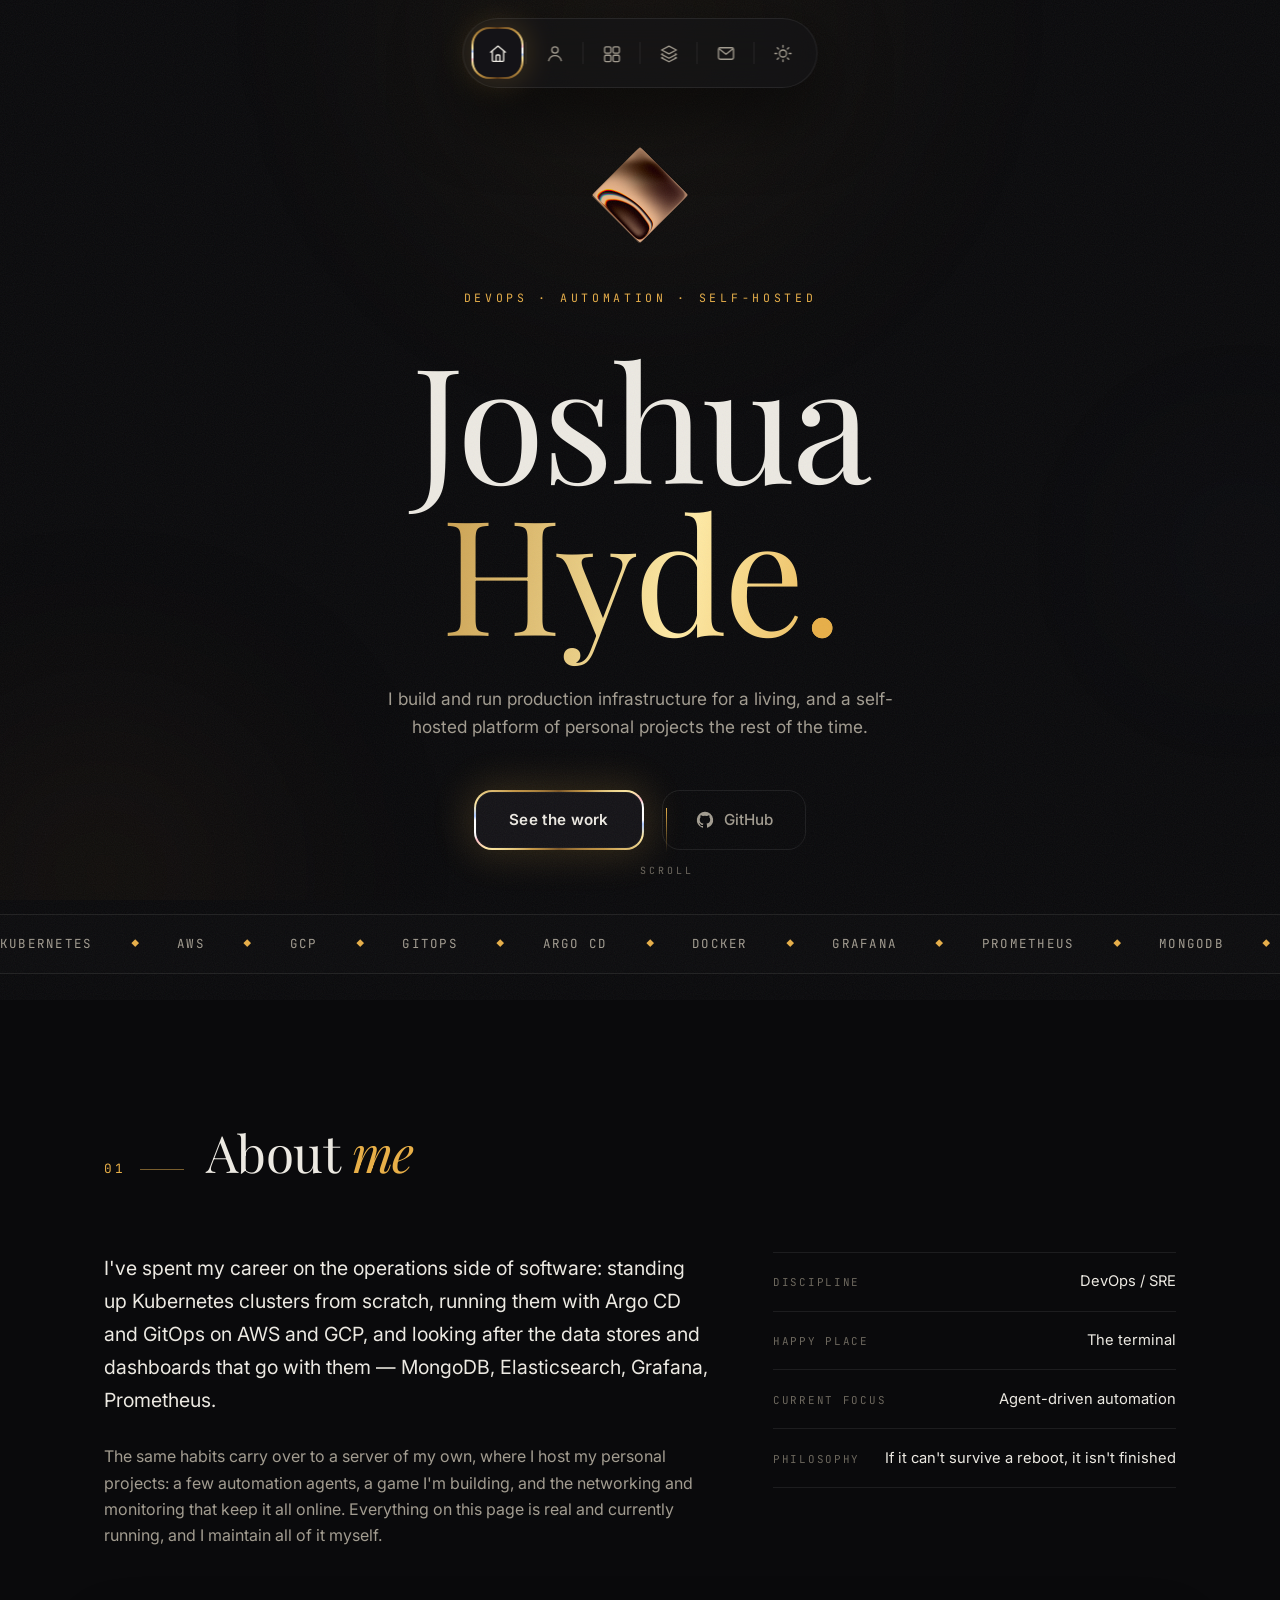
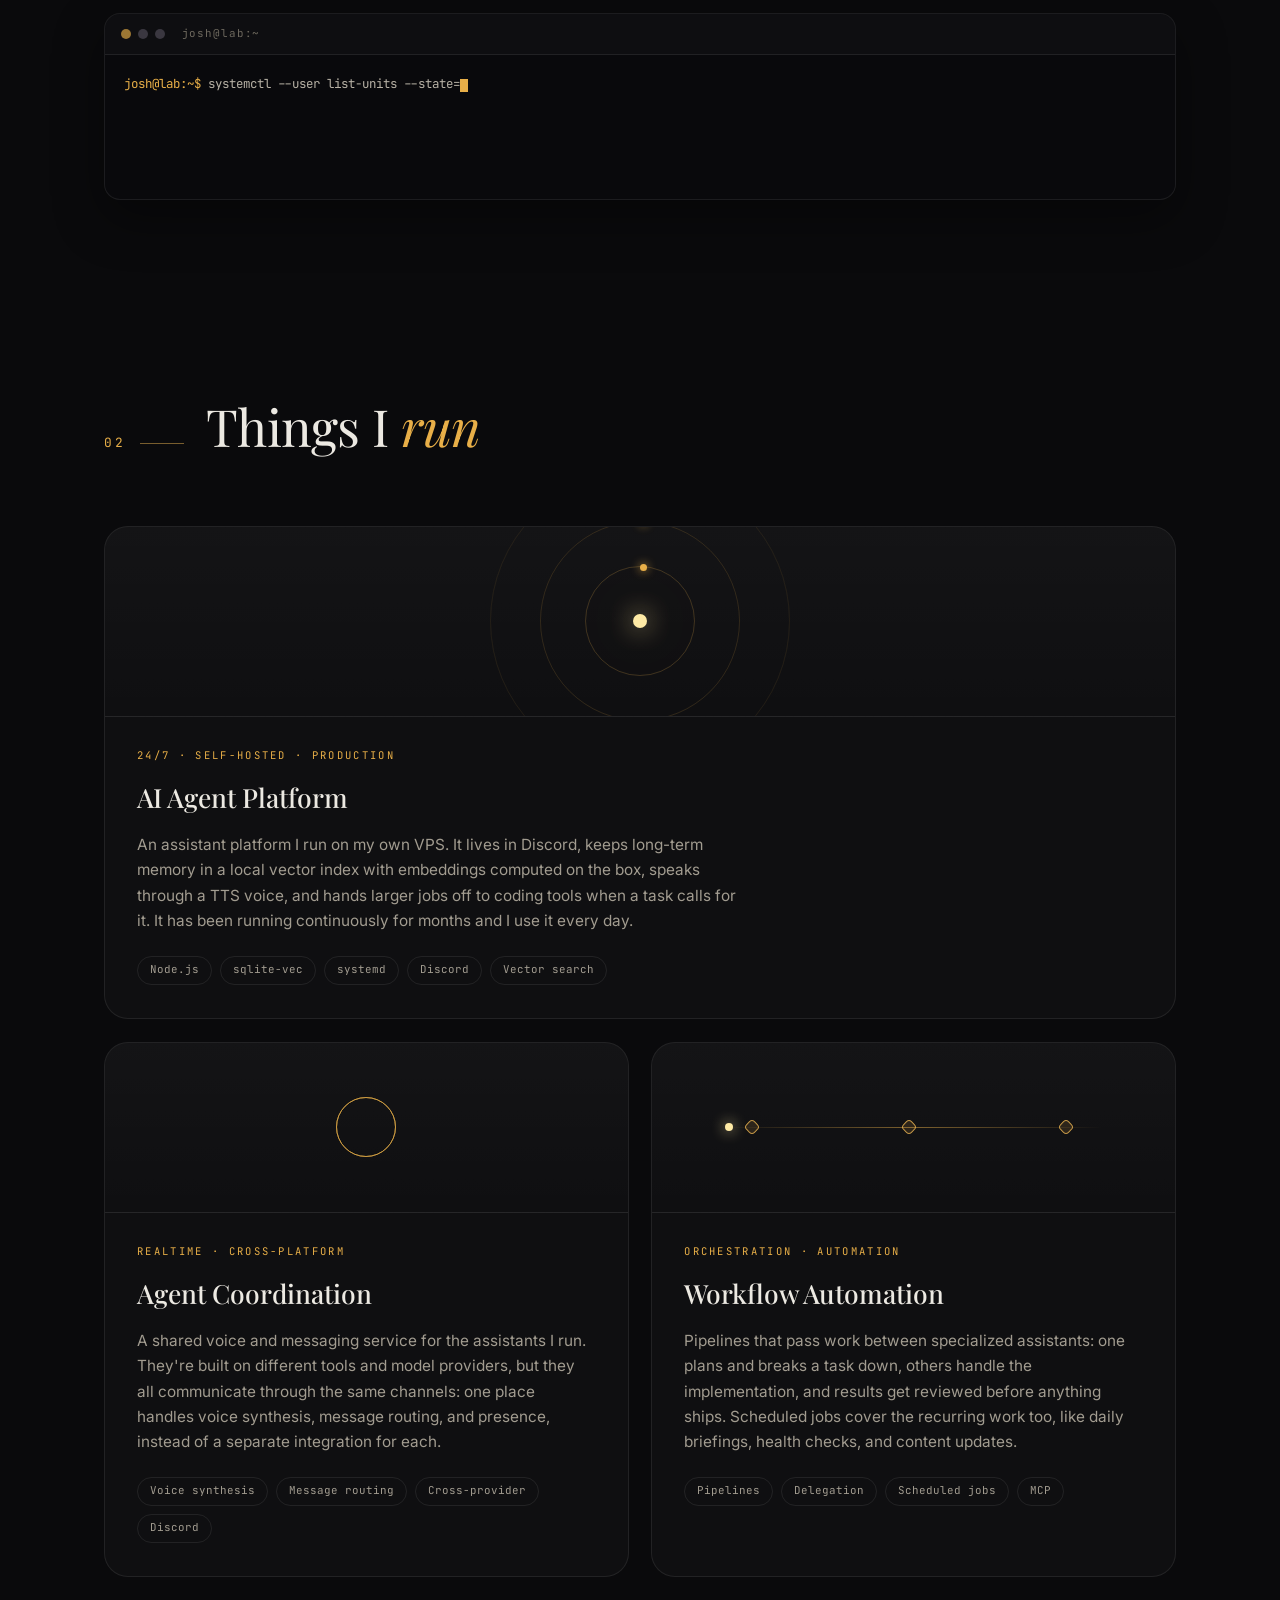
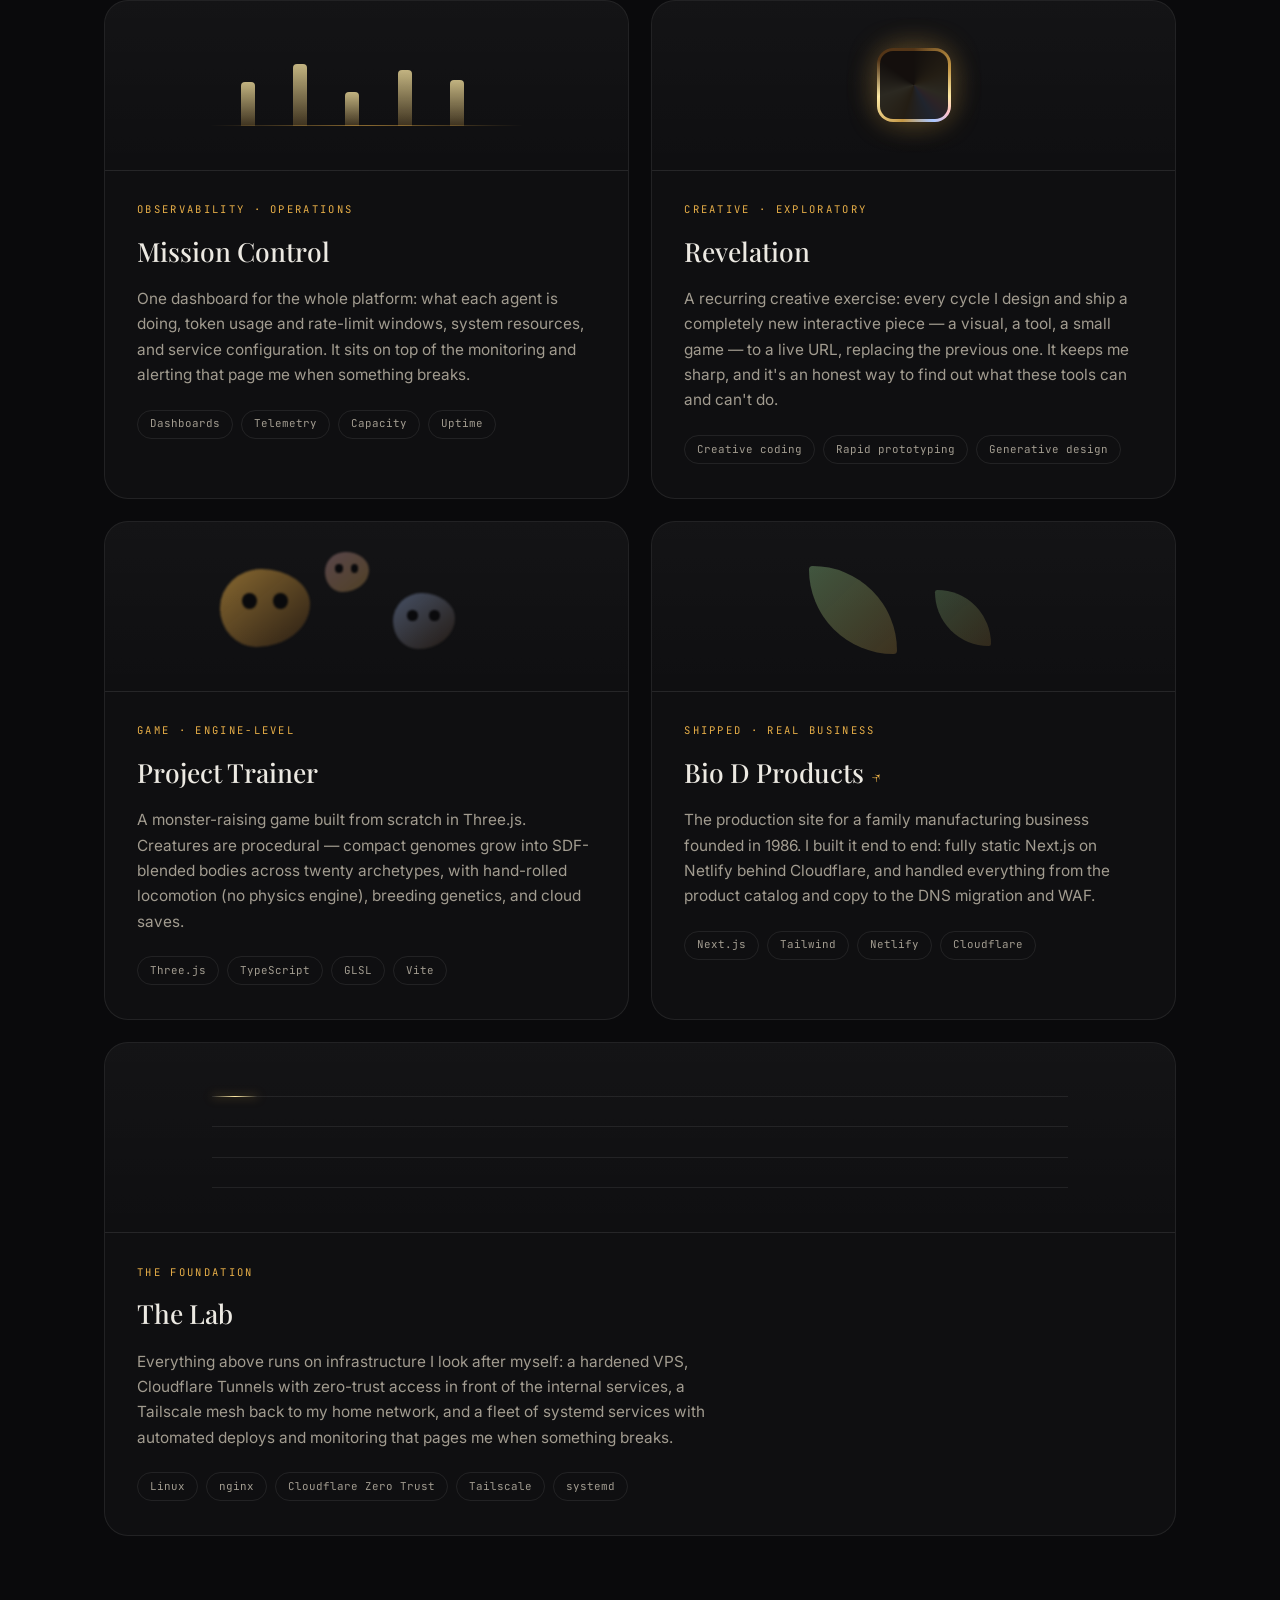
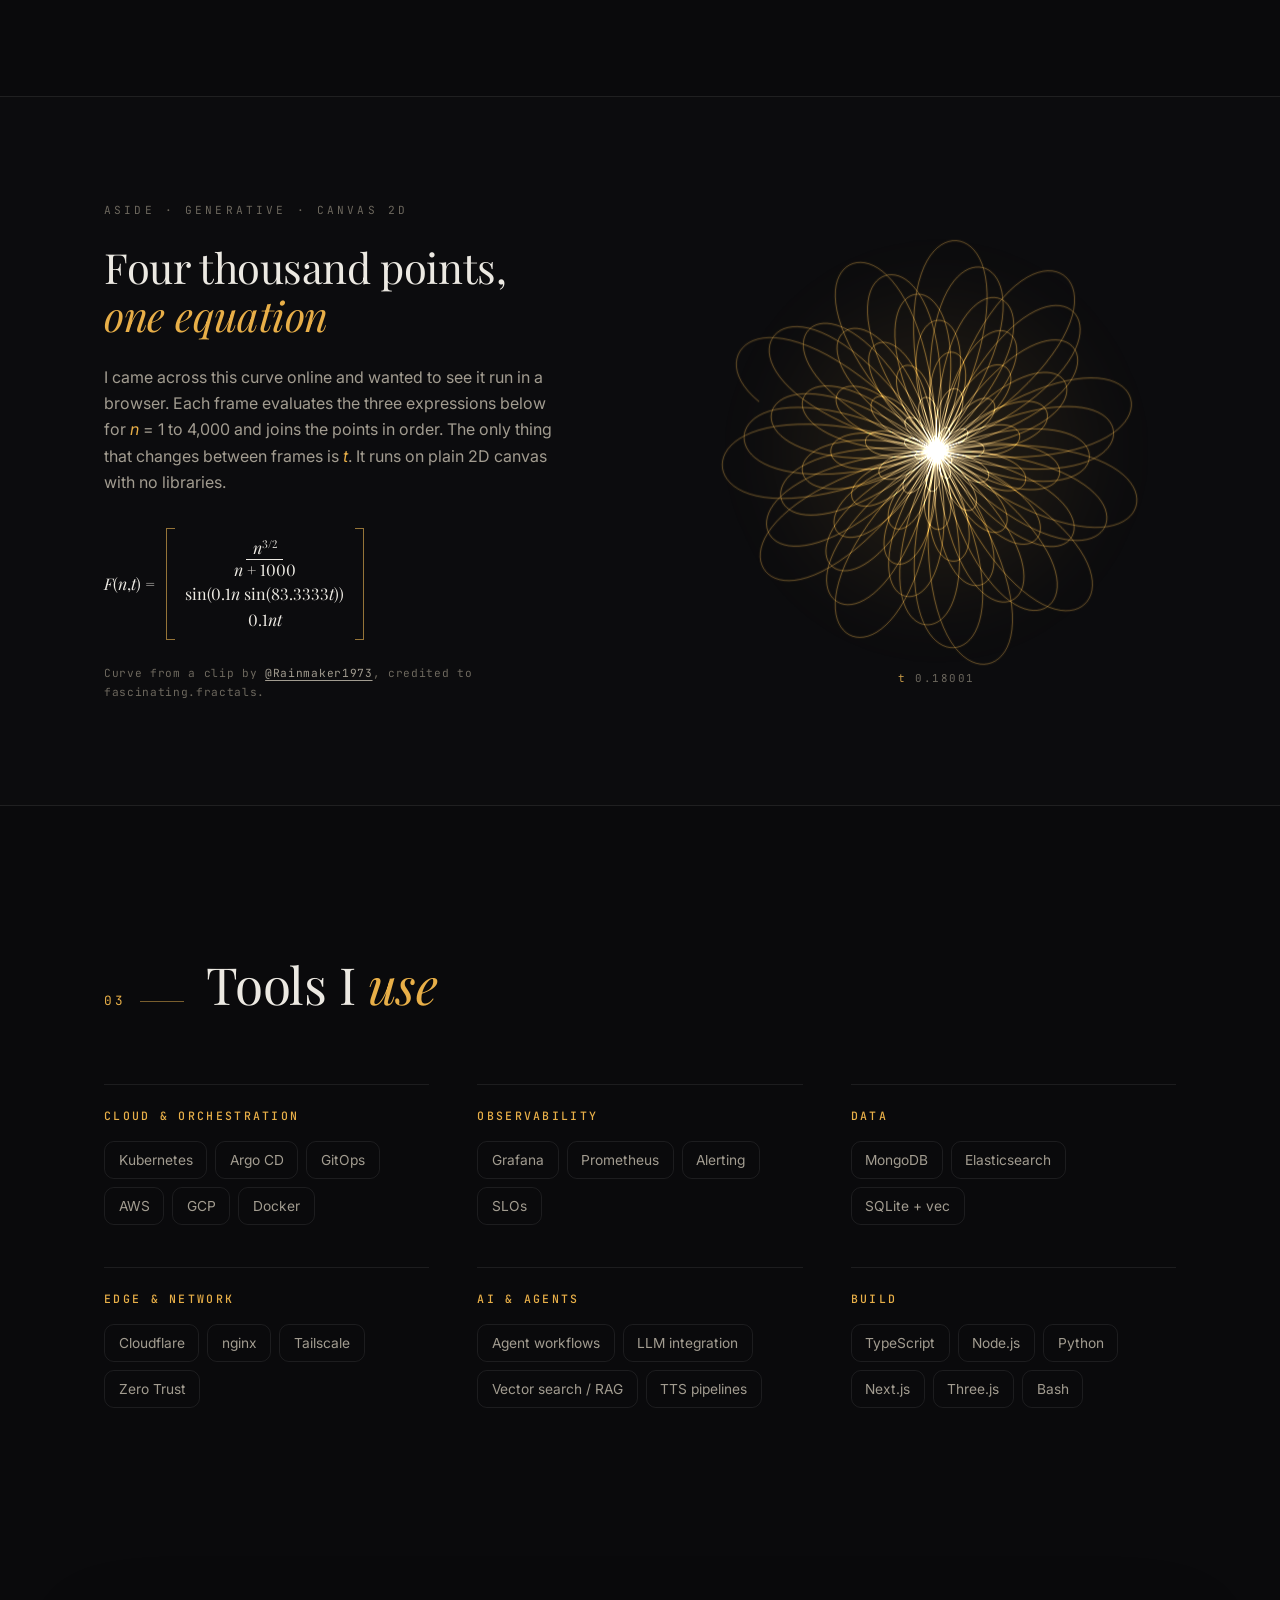
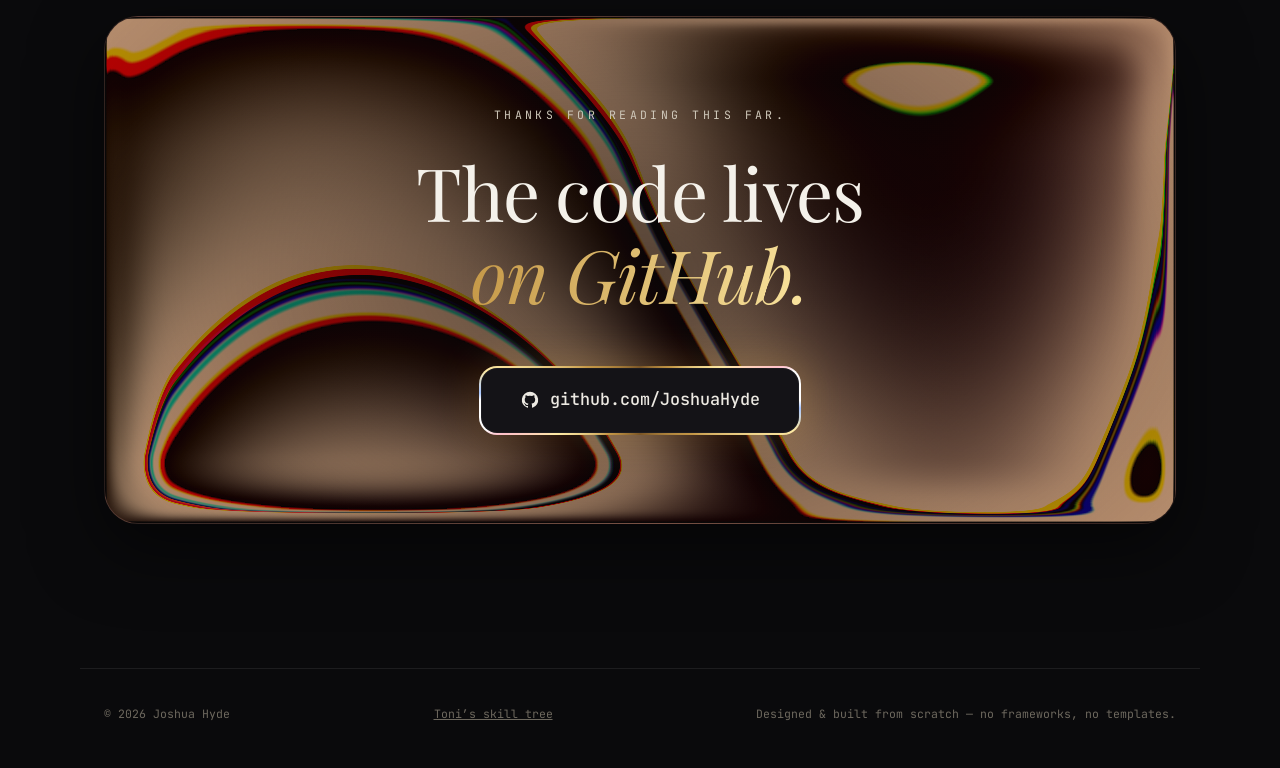
<file: index.html>
<!DOCTYPE html>
<html lang="en" data-theme="dark">
<head>
  <meta charset="UTF-8">
  <meta name="viewport" content="width=device-width, initial-scale=1.0">
  <title>Joshua Hyde — DevOps Engineer</title>
  <meta name="description" content="DevOps engineer. Kubernetes, GitOps, and observability by trade, plus a self-hosted platform of personal projects that runs around the clock.">
  <meta property="og:title" content="Joshua Hyde — DevOps Engineer">
  <meta property="og:description" content="Production infrastructure by trade, and a self-hosted platform of personal projects the rest of the time.">
  <meta property="og:type" content="website">
  <meta property="og:url" content="https://joshuahyde.github.io/">
  <meta property="og:image" content="https://joshuahyde.github.io/og.jpg">
  <meta name="twitter:card" content="summary_large_image">
  <meta name="theme-color" content="#0a0a0c">
  <link rel="icon" type="image/svg+xml" href="favicon.svg">
  <link rel="canonical" href="https://joshuahyde.github.io/">
  <script type="application/ld+json">{"@context":"https://schema.org","@type":"Person","name":"Joshua Hyde","jobTitle":"DevOps Engineer","url":"https://joshuahyde.github.io/","image":"https://joshuahyde.github.io/og.jpg","sameAs":["https://github.com/JoshuaHyde"]}</script>
  <link rel="preconnect" href="https://fonts.googleapis.com">
  <link rel="preconnect" href="https://fonts.gstatic.com" crossorigin>
  <link href="https://fonts.googleapis.com/css2?family=Playfair+Display:ital,wght@0,400;0,500;1,400;1,500&family=Inter:wght@400;500;600&family=JetBrains+Mono:wght@400;500&display=swap" rel="stylesheet">
  <link rel="stylesheet" href="styles.css">
</head>
<body>

  <!-- Ambient layers -->
  <canvas id="dust" aria-hidden="true"></canvas>
  <div class="ambient" aria-hidden="true">
    <div class="ambient-glow ambient-glow--a"></div>
    <div class="ambient-glow ambient-glow--b"></div>
    <div class="ambient-glow ambient-glow--c"></div>
  </div>
  <div class="grain" aria-hidden="true"></div>
  <div class="cursor" aria-hidden="true"><span class="cursor-ring"></span></div>

  <!-- Liquid gold nav -->
  <nav class="lg-nav" id="lg-nav" aria-label="Primary">
    <div class="lg-indicator" aria-hidden="true">
      <span class="lg-glow"></span>
      <span class="lg-clip"><span class="lg-conic"></span></span>
      <span class="lg-plate"></span>
    </div>
    <a class="lg-btn is-active" href="#top" data-section="top" aria-label="Home">
      <svg viewBox="0 0 24 24"><path d="M3.5 10.5 12 3.5l8.5 7"/><path d="M5.5 9.5V20a.9.9 0 0 0 .9.9h11.2a.9.9 0 0 0 .9-.9V9.5"/><path d="M9.8 20.6v-5.9a1 1 0 0 1 1-1h2.4a1 1 0 0 1 1 1v5.9"/></svg>
      <span class="lg-tip">Home</span>
    </a>
    <span class="lg-divider" aria-hidden="true"></span>
    <a class="lg-btn" href="#about" data-section="about" aria-label="About">
      <svg viewBox="0 0 24 24"><circle cx="12" cy="8" r="3.6"/><path d="M4.8 20.2c.9-3.8 3.8-5.8 7.2-5.8s6.3 2 7.2 5.8"/></svg>
      <span class="lg-tip">About</span>
    </a>
    <span class="lg-divider" aria-hidden="true"></span>
    <a class="lg-btn" href="#work" data-section="work" aria-label="Work">
      <svg viewBox="0 0 24 24"><rect x="3.6" y="4.4" width="7.2" height="7.2" rx="1.6"/><rect x="13.2" y="4.4" width="7.2" height="7.2" rx="1.6"/><rect x="3.6" y="14" width="7.2" height="7.2" rx="1.6"/><rect x="13.2" y="14" width="7.2" height="7.2" rx="1.6"/></svg>
      <span class="lg-tip">Work</span>
    </a>
    <span class="lg-divider" aria-hidden="true"></span>
    <a class="lg-btn" href="#stack" data-section="stack" aria-label="Stack">
      <svg viewBox="0 0 24 24"><path d="m12 3.6 8.4 4.4L12 12.4 3.6 8z"/><path d="m4.6 12.4-1 .6 8.4 4.4 8.4-4.4-1-.6"/><path d="m4.6 16.4-1 .6L12 21.4l8.4-4.4-1-.6"/></svg>
      <span class="lg-tip">Stack</span>
    </a>
    <span class="lg-divider" aria-hidden="true"></span>
    <a class="lg-btn" href="#contact" data-section="contact" aria-label="Contact">
      <svg viewBox="0 0 24 24"><rect x="3.4" y="5.4" width="17.2" height="13.2" rx="2"/><path d="m4.4 6.8 7.6 6 7.6-6"/></svg>
      <span class="lg-tip">Contact</span>
    </a>
    <span class="lg-divider lg-divider--toggle" aria-hidden="true"></span>
    <button class="lg-btn lg-toggle" id="theme-toggle" type="button" aria-label="Toggle light and dark theme">
      <svg class="icon-sun" viewBox="0 0 24 24"><circle cx="12" cy="12" r="4"/><path d="M12 2.8v2M12 19.2v2M2.8 12h2M19.2 12h2M5.5 5.5l1.4 1.4M17.1 17.1l1.4 1.4M18.5 5.5l-1.4 1.4M6.9 17.1l-1.4 1.4"/></svg>
      <svg class="icon-moon" viewBox="0 0 24 24"><path d="M20.2 14.2A8.2 8.2 0 0 1 9.8 3.8a8.2 8.2 0 1 0 10.4 10.4Z"/></svg>
      <span class="lg-tip">Theme</span>
    </button>
  </nav>

  <header class="hero" id="top">
    <div class="hero-gem reveal" aria-hidden="true">
      <div class="hero-gem-shape"><canvas class="liquid" data-liq="gem"></canvas></div>
    </div>
    <p class="hero-overline reveal">DevOps · Automation · Self-Hosted</p>
    <h1 class="hero-name reveal" data-i="1">
      <span class="hero-name-line">Joshua</span>
      <span class="hero-name-line hero-name-line--gold">Hyde<span class="hero-dot">.</span></span>
    </h1>
    <p class="hero-sub reveal" data-i="2">I build and run production infrastructure for a living, and a
      self-hosted platform of personal projects the rest of the time.</p>
    <div class="hero-cta reveal" data-i="3">
      <a class="ring-btn magnetic" href="#work">
        <span class="ring-glow"></span>
        <span class="ring-clip"><span class="ring-conic"></span></span>
        <span class="ring-plate"></span>
        <span class="ring-label">See the work</span>
      </a>
      <a class="ghost-btn magnetic" href="https://github.com/JoshuaHyde" target="_blank" rel="noopener">
        <svg viewBox="0 0 24 24" aria-hidden="true"><path d="M12 2.2a9.8 9.8 0 0 0-3.1 19.1c.5.1.7-.2.7-.5v-1.7c-2.8.6-3.4-1.2-3.4-1.2-.4-1.1-1.1-1.4-1.1-1.4-.9-.6.1-.6.1-.6 1 .1 1.5 1 1.5 1 .9 1.5 2.3 1.1 2.9.8.1-.6.3-1.1.6-1.3-2.2-.3-4.5-1.1-4.5-4.9 0-1.1.4-2 1-2.7-.1-.2-.4-1.2.1-2.6 0 0 .8-.3 2.7 1a9.3 9.3 0 0 1 4.9 0c1.9-1.3 2.7-1 2.7-1 .5 1.4.2 2.4.1 2.6.6.7 1 1.6 1 2.7 0 3.8-2.3 4.6-4.5 4.9.4.3.7.9.7 1.8v2.6c0 .3.2.6.7.5A9.8 9.8 0 0 0 12 2.2Z"/></svg>
        GitHub
      </a>
    </div>
    <div class="hero-scroll reveal" data-i="4" aria-hidden="true">
      <span class="hero-scroll-line"></span>
      <span class="hero-scroll-text">scroll</span>
    </div>
  </header>

  <!-- Skills marquee -->
  <div class="marquee" aria-hidden="true">
    <div class="marquee-track">
      <span>Kubernetes</span><i>◆</i><span>AWS</span><i>◆</i><span>GCP</span><i>◆</i><span>GitOps</span><i>◆</i><span>Argo CD</span><i>◆</i><span>Docker</span><i>◆</i><span>Grafana</span><i>◆</i><span>Prometheus</span><i>◆</i><span>MongoDB</span><i>◆</i><span>Elasticsearch</span><i>◆</i><span>Cloudflare</span><i>◆</i><span>Tailscale</span><i>◆</i><span>TypeScript</span><i>◆</i><span>Three.js</span><i>◆</i><span>LLM Integration</span><i>◆</i><span>Vector Search</span><i>◆</i>
      <span>Kubernetes</span><i>◆</i><span>AWS</span><i>◆</i><span>GCP</span><i>◆</i><span>GitOps</span><i>◆</i><span>Argo CD</span><i>◆</i><span>Docker</span><i>◆</i><span>Grafana</span><i>◆</i><span>Prometheus</span><i>◆</i><span>MongoDB</span><i>◆</i><span>Elasticsearch</span><i>◆</i><span>Cloudflare</span><i>◆</i><span>Tailscale</span><i>◆</i><span>TypeScript</span><i>◆</i><span>Three.js</span><i>◆</i><span>LLM Integration</span><i>◆</i><span>Vector Search</span><i>◆</i>
    </div>
  </div>

  <main>
    <!-- About -->
    <section class="section" id="about">
      <div class="section-head reveal">
        <span class="section-num">01</span>
        <h2 class="section-title">About <em>me</em></h2>
      </div>
      <div class="about-grid">
        <div class="about-copy reveal" data-i="1">
          <p class="about-lede">I've spent my career on the operations side of software: standing up
            Kubernetes clusters from scratch, running them with Argo CD and GitOps on AWS and GCP, and
            looking after the data stores and dashboards that go with them — MongoDB, Elasticsearch,
            Grafana, Prometheus.</p>
          <p>The same habits carry over to a server of my own, where I host my personal projects:
            a few automation agents, a game I'm building, and the networking and monitoring that keep
            it all online. Everything on this page is real and currently running, and I maintain all
            of it myself.</p>
        </div>
        <ul class="about-facts">
          <li class="reveal" data-i="2"><span class="fact-k">Discipline</span><span class="fact-v">DevOps / SRE</span></li>
          <li class="reveal" data-i="3"><span class="fact-k">Happy place</span><span class="fact-v">The terminal</span></li>
          <li class="reveal" data-i="4"><span class="fact-k">Current focus</span><span class="fact-v">Agent-driven automation</span></li>
          <li class="reveal" data-i="5"><span class="fact-k">Philosophy</span><span class="fact-v">If it can't survive a reboot, it isn't finished</span></li>
        </ul>
      </div>
      <div class="term reveal" data-i="2" id="term">
        <div class="term-bar" aria-hidden="true">
          <span class="term-dot"></span><span class="term-dot"></span><span class="term-dot"></span>
          <span class="term-title">josh@lab:~</span>
        </div>
        <pre class="term-body" id="term-body" role="img" aria-label="Terminal showing services running on my lab server"></pre>
      </div>
    </section>

    <!-- Work -->
    <section class="section" id="work">
      <div class="section-head reveal">
        <span class="section-num">02</span>
        <h2 class="section-title">Things I <em>run</em></h2>
      </div>
      <div class="cards">

        <article class="card card--wide tilt reveal">
          <div class="card-art card-art--agents" aria-hidden="true">
            <div class="orbit orbit--1"></div><div class="orbit orbit--2"></div><div class="orbit orbit--3"></div>
            <div class="orbit-core"></div>
          </div>
          <div class="card-body">
            <p class="card-meta">24/7 · self-hosted · production</p>
            <h3 class="card-title">AI Agent Platform</h3>
            <p class="card-desc">An assistant platform I run on my own VPS. It lives in Discord, keeps
              long-term memory in a local vector index with embeddings computed on the box, speaks through
              a TTS voice, and hands larger jobs off to coding tools when a task calls for it. It has been
              running continuously for months and I use it every day.</p>
            <p class="card-tags"><span>Node.js</span><span>sqlite-vec</span><span>systemd</span><span>Discord</span><span>Vector search</span></p>
          </div>
        </article>

        <article class="card tilt reveal" data-i="1">
          <div class="card-art card-art--vtuber" aria-hidden="true">
            <span class="wave"></span><span class="wave wave--2"></span><span class="wave wave--3"></span>
          </div>
          <div class="card-body">
            <p class="card-meta">realtime · cross-platform</p>
            <h3 class="card-title">Agent Coordination</h3>
            <p class="card-desc">A shared voice and messaging service for the assistants I run. They're
              built on different tools and model providers, but they all communicate through the same
              channels: one place handles voice synthesis, message routing, and presence, instead of a
              separate integration for each.</p>
            <p class="card-tags"><span>Voice synthesis</span><span>Message routing</span><span>Cross-provider</span><span>Discord</span></p>
          </div>
        </article>

        <article class="card tilt reveal" data-i="2">
          <div class="card-art card-art--pipeline" aria-hidden="true">
            <span class="pipe-node"></span><span class="pipe-node"></span><span class="pipe-node"></span><span class="pipe-line"></span>
          </div>
          <div class="card-body">
            <p class="card-meta">orchestration · automation</p>
            <h3 class="card-title">Workflow Automation</h3>
            <p class="card-desc">Pipelines that pass work between specialized assistants: one plans and
              breaks a task down, others handle the implementation, and results get reviewed before anything
              ships. Scheduled jobs cover the recurring work too, like daily briefings, health checks, and
              content updates.</p>
            <p class="card-tags"><span>Pipelines</span><span>Delegation</span><span>Scheduled jobs</span><span>MCP</span></p>
          </div>
        </article>

        <article class="card tilt reveal" data-i="1">
          <div class="card-art card-art--mission" aria-hidden="true">
            <span class="mc-bar"></span><span class="mc-bar"></span><span class="mc-bar"></span><span class="mc-bar"></span><span class="mc-bar"></span>
            <span class="mc-base"></span>
          </div>
          <div class="card-body">
            <p class="card-meta">observability · operations</p>
            <h3 class="card-title">Mission Control</h3>
            <p class="card-desc">One dashboard for the whole platform: what each agent is doing, token
              usage and rate-limit windows, system resources, and service configuration. It sits on top
              of the monitoring and alerting that page me when something breaks.</p>
            <p class="card-tags"><span>Dashboards</span><span>Telemetry</span><span>Capacity</span><span>Uptime</span></p>
          </div>
        </article>

        <article class="card tilt reveal" data-i="2">
          <div class="card-art card-art--revelation" aria-hidden="true">
            <span class="rev-glow"></span><span class="rev-prism"></span>
          </div>
          <div class="card-body">
            <p class="card-meta">creative · exploratory</p>
            <h3 class="card-title">Revelation</h3>
            <p class="card-desc">A recurring creative exercise: every cycle I design and ship a completely
              new interactive piece — a visual, a tool, a small game — to a live URL, replacing the previous
              one. It keeps me sharp, and it's an honest way to find out what these tools can and can't do.</p>
            <p class="card-tags"><span>Creative coding</span><span>Rapid prototyping</span><span>Generative design</span></p>
          </div>
        </article>

        <article class="card tilt reveal" data-i="1">
          <div class="card-art card-art--trainer" aria-hidden="true">
            <span class="blob blob--a"></span><span class="blob blob--b"></span><span class="blob blob--c"></span>
          </div>
          <div class="card-body">
            <p class="card-meta">game · engine-level</p>
            <h3 class="card-title">Project Trainer</h3>
            <p class="card-desc">A monster-raising game built from scratch in Three.js. Creatures are procedural —
              compact genomes grow into SDF-blended bodies across twenty archetypes, with hand-rolled locomotion
              (no physics engine), breeding genetics, and cloud saves.</p>
            <p class="card-tags"><span>Three.js</span><span>TypeScript</span><span>GLSL</span><span>Vite</span></p>
          </div>
        </article>

        <article class="card tilt reveal" data-i="2">
          <div class="card-art card-art--biod" aria-hidden="true">
            <span class="leaf leaf--a"></span><span class="leaf leaf--b"></span>
          </div>
          <div class="card-body">
            <p class="card-meta">shipped · real business</p>
            <h3 class="card-title">Bio D Products <a class="card-link" href="https://biodproducts.com" target="_blank" rel="noopener" aria-label="Visit biodproducts.com">↗</a></h3>
            <p class="card-desc">The production site for a family manufacturing business founded in 1986.
              I built it end to end: fully static Next.js on Netlify behind Cloudflare, and handled everything
              from the product catalog and copy to the DNS migration and WAF.</p>
            <p class="card-tags"><span>Next.js</span><span>Tailwind</span><span>Netlify</span><span>Cloudflare</span></p>
          </div>
        </article>

        <article class="card card--wide tilt reveal">
          <div class="card-art card-art--lab" aria-hidden="true">
            <span class="rack-line"></span><span class="rack-line"></span><span class="rack-line"></span><span class="rack-line"></span>
            <span class="rack-pulse"></span>
          </div>
          <div class="card-body">
            <p class="card-meta">the foundation</p>
            <h3 class="card-title">The Lab</h3>
            <p class="card-desc">Everything above runs on infrastructure I look after myself: a hardened VPS,
              Cloudflare Tunnels with zero-trust access in front of the internal services, a Tailscale mesh
              back to my home network, and a fleet of systemd services with automated deploys and monitoring
              that pages me when something breaks.</p>
            <p class="card-tags"><span>Linux</span><span>nginx</span><span>Cloudflare Zero Trust</span><span>Tailscale</span><span>systemd</span></p>
          </div>
        </article>

      </div>
    </section>

    <!-- Spiral interlude -->
    <div class="spiral-band" id="spiral">
      <div class="spiral-inner">
        <div class="spiral-copy">
          <p class="spiral-overline reveal">Aside · Generative · Canvas 2D</p>
          <h2 class="spiral-title reveal" data-i="1">Four thousand points,<br><em>one equation</em></h2>
          <p class="spiral-desc reveal" data-i="2">I came across this curve online and wanted to see it run
            in a browser. Each frame evaluates the three expressions below for <i>n</i> = 1 to 4,000 and joins
            the points in order. The only thing that changes between frames is <i>t</i>. It runs on plain 2D
            canvas with no libraries.</p>
          <div class="spiral-formula reveal" data-i="3" role="img"
               aria-label="F of n and t equals the column vector: n to the three halves over n plus one thousand; sine of point one n times sine of 83.3333 t; point one n t.">
            <span class="f-lhs"><i>F</i>(<i>n</i>,<i>t</i>) =</span>
            <span class="f-vec">
              <span class="f-row"><span class="f-frac"><span class="f-num"><i>n</i><sup>3/2</sup></span><span class="f-den"><i>n</i> + 1000</span></span></span>
              <span class="f-row">sin(0.1<i>n</i> sin(83.3333<i>t</i>))</span>
              <span class="f-row">0.1<i>n</i><i>t</i></span>
            </span>
          </div>
          <p class="spiral-credit reveal" data-i="4">Curve from a clip by
            <a href="https://x.com/Rainmaker1973/status/2078547852322549868" target="_blank" rel="noopener">@Rainmaker1973</a>,
            credited to fascinating.fractals.</p>
        </div>
        <div class="spiral-stage reveal" data-i="2">
          <canvas id="spiral-fig" aria-hidden="true"></canvas>
          <p class="spiral-readout" aria-hidden="true"><span>t</span> <span id="spiral-t">0.18000</span></p>
        </div>
      </div>
    </div>

    <!-- Stack -->
    <section class="section" id="stack">
      <div class="section-head reveal">
        <span class="section-num">03</span>
        <h2 class="section-title">Tools I <em>use</em></h2>
      </div>
      <div class="stack-grid">
        <div class="stack-group reveal">
          <h3 class="stack-name">Cloud &amp; Orchestration</h3>
          <p class="stack-items"><span>Kubernetes</span><span>Argo&nbsp;CD</span><span>GitOps</span><span>AWS</span><span>GCP</span><span>Docker</span></p>
        </div>
        <div class="stack-group reveal" data-i="1">
          <h3 class="stack-name">Observability</h3>
          <p class="stack-items"><span>Grafana</span><span>Prometheus</span><span>Alerting</span><span>SLOs</span></p>
        </div>
        <div class="stack-group reveal" data-i="2">
          <h3 class="stack-name">Data</h3>
          <p class="stack-items"><span>MongoDB</span><span>Elasticsearch</span><span>SQLite&nbsp;+&nbsp;vec</span></p>
        </div>
        <div class="stack-group reveal" data-i="3">
          <h3 class="stack-name">Edge &amp; Network</h3>
          <p class="stack-items"><span>Cloudflare</span><span>nginx</span><span>Tailscale</span><span>Zero&nbsp;Trust</span></p>
        </div>
        <div class="stack-group reveal" data-i="4">
          <h3 class="stack-name">AI &amp; Agents</h3>
          <p class="stack-items"><span>Agent&nbsp;workflows</span><span>LLM&nbsp;integration</span><span>Vector&nbsp;search&nbsp;/&nbsp;RAG</span><span>TTS&nbsp;pipelines</span></p>
        </div>
        <div class="stack-group reveal" data-i="5">
          <h3 class="stack-name">Build</h3>
          <p class="stack-items"><span>TypeScript</span><span>Node.js</span><span>Python</span><span>Next.js</span><span>Three.js</span><span>Bash</span></p>
        </div>
      </div>
    </section>

    <!-- Contact -->
    <section class="section section--contact" id="contact">
      <div class="premium-banner reveal">
        <canvas class="liquid" data-liq="banner" aria-hidden="true"></canvas>
        <div class="banner-scrim" aria-hidden="true"></div>
      <div class="contact-inner">
        <p class="contact-overline reveal">Thanks for reading this far.</p>
        <h2 class="contact-title reveal" data-i="1">The code lives<br><em>on GitHub.</em></h2>
        <div class="contact-cta reveal" data-i="2">
          <a class="ring-btn ring-btn--lg magnetic" href="https://github.com/JoshuaHyde" target="_blank" rel="noopener">
            <span class="ring-glow"></span>
            <span class="ring-clip"><span class="ring-conic"></span></span>
            <span class="ring-plate"></span>
            <span class="ring-label">
              <svg viewBox="0 0 24 24" aria-hidden="true"><path d="M12 2.2a9.8 9.8 0 0 0-3.1 19.1c.5.1.7-.2.7-.5v-1.7c-2.8.6-3.4-1.2-3.4-1.2-.4-1.1-1.1-1.4-1.1-1.4-.9-.6.1-.6.1-.6 1 .1 1.5 1 1.5 1 .9 1.5 2.3 1.1 2.9.8.1-.6.3-1.1.6-1.3-2.2-.3-4.5-1.1-4.5-4.9 0-1.1.4-2 1-2.7-.1-.2-.4-1.2.1-2.6 0 0 .8-.3 2.7 1a9.3 9.3 0 0 1 4.9 0c1.9-1.3 2.7-1 2.7-1 .5 1.4.2 2.4.1 2.6.6.7 1 1.6 1 2.7 0 3.8-2.3 4.6-4.5 4.9.4.3.7.9.7 1.8v2.6c0 .3.2.6.7.5A9.8 9.8 0 0 0 12 2.2Z"/></svg>
              github.com/JoshuaHyde
            </span>
          </a>
        </div>
      </div>
      </div>
    </section>
  </main>

  <footer class="footer">
    <p>© <span id="year">2026</span> Joshua Hyde</p>
    <a href="/skill-tree/">Toni’s skill tree</a>
    <p class="footer-note">Designed &amp; built from scratch — no frameworks, no templates.</p>
  </footer>

  <script src="app.js" defer></script>
</body>
</html>
</file>
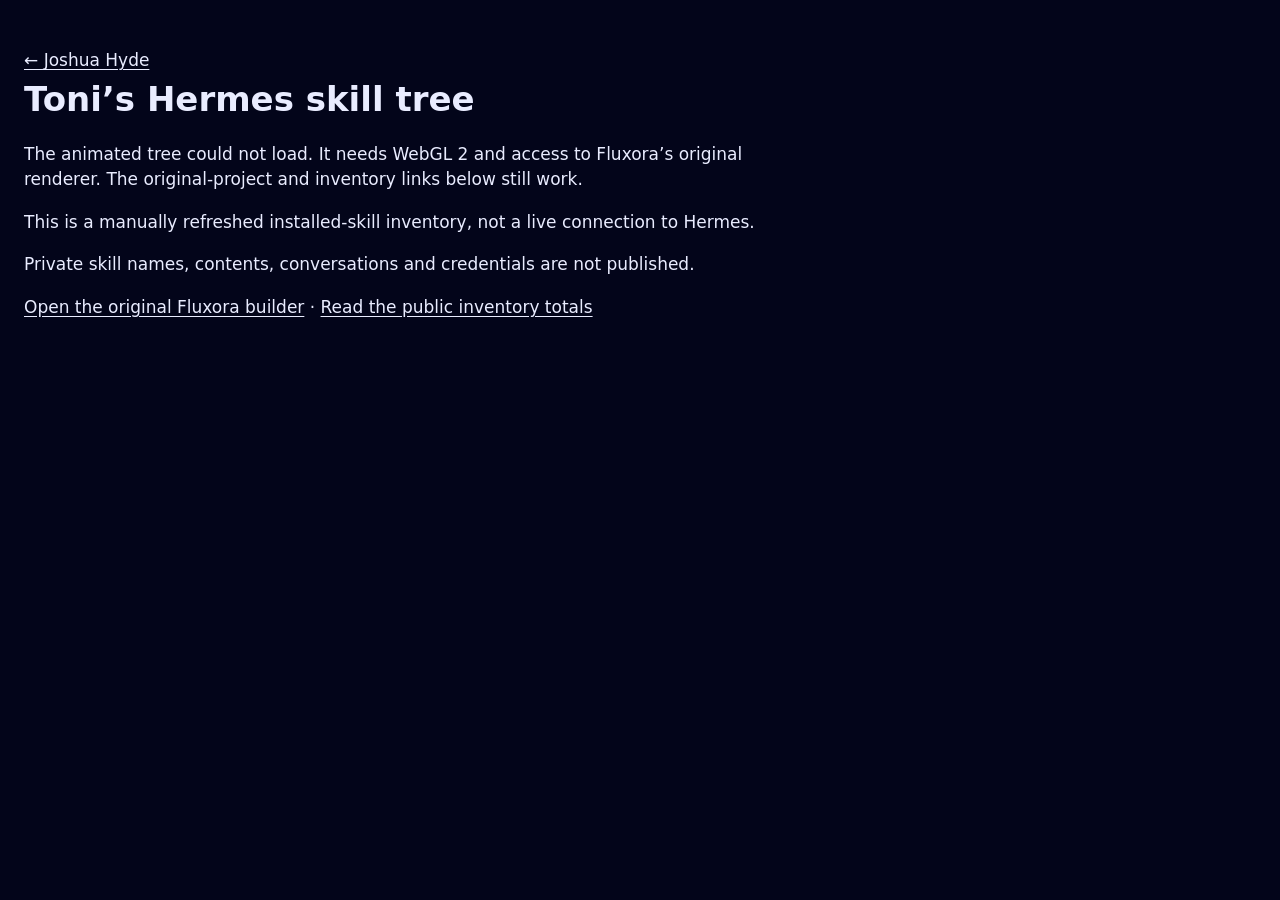
<file: skill-tree/index.html>
<!doctype html>
<html lang="en" class="gpage">
<head>
  <meta charset="utf-8">
  <meta name="viewport" content="width=device-width, initial-scale=1, viewport-fit=cover">
  <meta name="theme-color" content="#03051a">
  <meta http-equiv="Content-Security-Policy" content="default-src 'none'; script-src 'self' https://hermes-explainer.fluxora.build; style-src 'self' 'unsafe-inline'; font-src https://hermes-explainer.fluxora.build; img-src 'self' data: blob:; connect-src 'self'; object-src 'none'; base-uri 'none'; form-action 'none'">
  <title>Toni’s Hermes skill tree — Joshua Hyde</title>
  <meta name="description" content="Toni’s installed Hermes skills, rendered by Fluxora’s original animated WebGL tree. A private-data-free inventory snapshot, with the original stage previews.">
  <link rel="canonical" href="https://joshuahyde.github.io/skill-tree/">
  <meta property="og:title" content="Toni’s Hermes skill tree — Joshua Hyde">
  <meta property="og:description" content="Toni’s skill inventory, grown with Fluxora’s original WebGL renderer.">
  <meta property="og:type" content="website">
  <meta property="og:url" content="https://joshuahyde.github.io/skill-tree/">
  <meta property="og:image" content="https://joshuahyde.github.io/og.jpg">
  <meta name="twitter:card" content="summary_large_image">
  <link rel="icon" type="image/svg+xml" href="/favicon.svg">
  <link rel="stylesheet" href="./page.css">
  <link rel="preload" href="https://hermes-explainer.fluxora.build/fonts/oswald-ht.woff2" as="font" type="font/woff2" crossorigin>
  <link rel="preload" href="https://hermes-explainer.fluxora.build/fonts/plex-mono-400.woff2" as="font" type="font/woff2" crossorigin>
  <link rel="preload" href="https://hermes-explainer.fluxora.build/fonts/plex-sans-400.woff2" as="font" type="font/woff2" crossorigin>
  <script type="module" src="./page.js"></script>
</head>
<body>
  <main class="gp" id="tree-status">
    <a href="/">← Joshua Hyde</a>
    <h1>Toni’s Hermes skill tree</h1>
    <p id="load-status" role="status">Loading Fluxora’s original WebGL renderer…</p>
    <p>This is a manually refreshed installed-skill inventory, not a live connection to Hermes.</p>
    <p>Private skill names, contents, conversations and credentials are not published.</p>
    <p><a href="https://hermes-explainer.fluxora.build/?grow=1">Open the original Fluxora builder</a> ·
      <a href="/assets/toni-skills-summary.json">Read the public inventory totals</a></p>
    <noscript><p>The animated tree requires JavaScript and WebGL 2. The inventory and original-project links above remain available.</p></noscript>
  </main>
</body>
</html>
</file>
<file: styles.css>
/* ============================================================
   Joshua Hyde — portfolio
   Obsidian & liquid gold. No frameworks.
   ============================================================ */

:root {
  --bg: #0a0a0c;
  --bg-raise: #121114;
  --text: #ece9e2;
  --text-dim: #a29c90;
  --text-faint: #6d685e;
  --gold: #e8af48;
  --gold-warm: #c49746;
  --gold-light: #feeaa5;
  --gold-deep: #533517;
  --line: rgba(255, 255, 255, 0.08);
  --glass: rgba(21, 20, 24, 0.55);
  --plate: #141317;
  --card: rgba(255, 255, 255, 0.025);
  --shadow: 0 24px 70px rgba(0, 0, 0, 0.55);
  --ease-spring: cubic-bezier(0.34, 1.2, 0.64, 1);
  --font-display: "Playfair Display", Georgia, serif;
  --font-body: "Inter", system-ui, sans-serif;
  --font-mono: "JetBrains Mono", ui-monospace, monospace;
}

[data-theme="light"] {
  --bg: #f2ede2;
  --bg-raise: #e9e2d3;
  --text: #191511;
  --text-dim: #5f584b;
  --text-faint: #92897a;
  --gold: #a3711d;
  --gold-warm: #8a5f18;
  --gold-light: #d9a83c;
  --gold-deep: #533517;
  --line: rgba(25, 21, 17, 0.12);
  --glass: rgba(250, 246, 238, 0.65);
  --plate: #efe8da;
  --card: rgba(255, 255, 255, 0.5);
  --shadow: 0 24px 70px rgba(60, 45, 20, 0.18);
}

* { margin: 0; padding: 0; box-sizing: border-box; }

html { scroll-behavior: smooth; }

body {
  background: var(--bg);
  color: var(--text);
  font-family: var(--font-body);
  font-size: 1rem;
  line-height: 1.65;
  overflow-x: hidden;
  transition: background 0.5s ease, color 0.5s ease;
  -webkit-font-smoothing: antialiased;
}

::selection { background: rgba(232, 175, 72, 0.28); color: var(--text); }

::-webkit-scrollbar { width: 10px; }
::-webkit-scrollbar-track { background: var(--bg); }
::-webkit-scrollbar-thumb { background: #2c2a30; border-radius: 5px; }
::-webkit-scrollbar-thumb:hover { background: var(--gold-warm); }

a { color: inherit; }

:focus-visible {
  outline: 2px solid var(--gold);
  outline-offset: 3px;
  border-radius: 6px;
}

/* ---------- ambient layers ---------- */

#dust {
  position: fixed;
  inset: 0;
  z-index: 0;
  pointer-events: none;
}

.ambient { position: fixed; inset: 0; z-index: 0; pointer-events: none; overflow: hidden; }

.ambient-glow {
  position: absolute;
  border-radius: 50%;
  filter: blur(90px);
  opacity: 0.5;
  transition: opacity 0.6s ease;
}
.ambient-glow--a {
  width: 60vw; height: 60vw;
  top: -28vw; left: 50%; transform: translateX(-50%);
  background: radial-gradient(circle, rgba(196, 151, 70, 0.16), transparent 65%);
  animation: drift-a 26s ease-in-out infinite alternate;
}
.ambient-glow--b {
  width: 44vw; height: 44vw;
  bottom: -20vw; left: -14vw;
  background: radial-gradient(circle, rgba(83, 53, 23, 0.32), transparent 65%);
  animation: drift-b 32s ease-in-out infinite alternate;
}
.ambient-glow--c {
  width: 30vw; height: 30vw;
  top: 40%; right: -12vw;
  background: radial-gradient(circle, rgba(120, 130, 210, 0.08), transparent 65%);
  animation: drift-a 38s ease-in-out infinite alternate-reverse;
}
[data-theme="light"] .ambient-glow { opacity: 0.35; }

@keyframes drift-a { to { transform: translate(-46%, 6vh) scale(1.12); } }
@keyframes drift-b { to { transform: translate(8vw, -6vh) scale(0.94); } }

.grain {
  position: fixed;
  inset: -100px;
  z-index: 70;
  pointer-events: none;
  opacity: 0.055;
  background-image: url("data:image/svg+xml,%3Csvg xmlns='http://www.w3.org/2000/svg' width='300' height='300'%3E%3Cfilter id='n'%3E%3CfeTurbulence type='fractalNoise' baseFrequency='0.9' numOctaves='2' stitchTiles='stitch'/%3E%3C/filter%3E%3Crect width='100%25' height='100%25' filter='url(%23n)'/%3E%3C/svg%3E");
  animation: grain-shift 0.9s steps(4) infinite;
}
[data-theme="light"] .grain { opacity: 0.04; }

@keyframes grain-shift {
  0% { transform: translate(0, 0); }
  25% { transform: translate(-34px, 22px); }
  50% { transform: translate(18px, -40px); }
  75% { transform: translate(-26px, -14px); }
  100% { transform: translate(30px, 34px); }
}

/* ---------- custom cursor ---------- */

.cursor { display: none; }

/* decorative halo trailing the native cursor — the OS pointer is never hidden */
@media (pointer: fine) {
  .cursor { display: block; position: fixed; inset: 0; z-index: 90; pointer-events: none; }
  .cursor-ring {
    position: absolute;
    top: 0; left: 0;
    border-radius: 50%;
    transform: translate(-100px, -100px);
    will-change: transform;
    width: 34px; height: 34px;
    border: 1px solid rgba(232, 175, 72, 0.35);
    transition: width 0.25s ease, height 0.25s ease, border-color 0.25s ease;
  }
  .cursor.is-hover .cursor-ring {
    width: 52px; height: 52px;
    border-color: rgba(232, 175, 72, 0.7);
  }
}

/* ============================================================
   Liquid gold nav  (after @LexnLin's liquid gold toolbar)
   ============================================================ */

.lg-nav {
  position: fixed;
  top: 18px;
  left: 50%;
  transform: translateX(-50%);
  z-index: 80;
  display: flex;
  align-items: center;
  gap: 2px;
  padding: 8px;
  border-radius: 999px;
  background: var(--glass);
  border: 1px solid var(--line);
  backdrop-filter: blur(18px) saturate(1.25);
  -webkit-backdrop-filter: blur(18px) saturate(1.25);
  box-shadow: var(--shadow);
  transition: background 0.5s ease, border-color 0.5s ease;
}

.lg-btn {
  position: relative;
  z-index: 2;
  display: grid;
  place-items: center;
  width: 52px;
  height: 52px;
  border-radius: 18px;
  border: none;
  background: transparent;
  color: var(--text-dim);
  text-decoration: none;
  cursor: pointer;
  transition: color 0.3s ease;
}
.lg-btn:hover { color: var(--text); }
.lg-btn.is-active { color: var(--text); }

.lg-btn svg {
  width: 21px;
  height: 21px;
  fill: none;
  stroke: currentColor;
  stroke-width: 1.5;
  stroke-linecap: round;
  stroke-linejoin: round;
}

.lg-tip {
  position: absolute;
  top: calc(100% + 14px);
  left: 50%;
  transform: translateX(-50%) translateY(-4px);
  font-family: var(--font-mono);
  font-size: 0.62rem;
  letter-spacing: 0.14em;
  text-transform: uppercase;
  color: var(--text-dim);
  background: var(--plate);
  border: 1px solid var(--line);
  padding: 5px 9px;
  border-radius: 8px;
  opacity: 0;
  pointer-events: none;
  transition: opacity 0.25s ease, transform 0.25s ease;
  white-space: nowrap;
}
.lg-btn:hover .lg-tip { opacity: 1; transform: translateX(-50%) translateY(0); }

.lg-divider {
  width: 1px;
  height: 22px;
  background: var(--line);
  flex: none;
}

/* --- the golden indicator ring: 4 layers --- */

.lg-indicator {
  position: absolute;
  top: 8px;
  left: 0;
  width: 52px;
  height: 52px;
  z-index: 1;
  transition: transform 0.55s var(--ease-spring), width 0.55s var(--ease-spring);
  pointer-events: none;
}

/* 1 — glow */
.lg-glow {
  position: absolute;
  inset: -6px;
  border-radius: 24px;
  background: var(--gold);
  filter: blur(14px);
  opacity: 0.15;
}

/* 2 — clip container */
.lg-clip {
  position: absolute;
  inset: 0;
  border-radius: 18px;
  overflow: hidden;
}

/* 3 — rotating conic gradient (gold-dominant, twin hotspots) */
.lg-conic, .ring-conic {
  position: absolute;
  width: 200%;
  height: 200%;
  top: -50%;
  left: -50%;
  animation: lg-spin 4.5s linear infinite;
  background: conic-gradient(
    #533517 0%,
    #c49746 12%,
    #feeaa5 19%,
    #ffc0cb 21.25%,
    #ffffff 22%,
    #ffffff 25%,
    #a9c6ff 25.75%,
    #feeaa5 28%,
    #c49746 34%,
    #533517 50%,
    #c49746 62%,
    #feeaa5 69%,
    #ffc0cb 71.25%,
    #ffffff 72%,
    #ffffff 75%,
    #a9c6ff 75.75%,
    #feeaa5 78%,
    #c49746 84%,
    #533517 100%
  );
}

@keyframes lg-spin { to { transform: rotate(360deg); } }

/* 4 — inner plate */
.lg-plate {
  position: absolute;
  inset: 2px;
  border-radius: 16px;
  background: var(--plate);
  transition: background 0.5s ease;
}

/* --- theme toggle --- */

.lg-toggle { overflow: visible; }
.lg-toggle .icon-sun,
.lg-toggle .icon-moon {
  grid-area: 1 / 1;
  transition: opacity 0.4s ease, transform 0.5s var(--ease-spring);
}
[data-theme="dark"] .lg-toggle .icon-sun { opacity: 1; transform: rotate(0) scale(1); }
[data-theme="dark"] .lg-toggle .icon-moon { opacity: 0; transform: rotate(120deg) scale(0.4); }
[data-theme="light"] .lg-toggle .icon-sun { opacity: 0; transform: rotate(-120deg) scale(0.4); }
[data-theme="light"] .lg-toggle .icon-moon { opacity: 1; transform: rotate(0) scale(1); }

.lg-toggle.bouncing { animation: toggle-bounce 0.6s var(--ease-spring); }

@keyframes toggle-bounce {
  0% { transform: scale(1); }
  35% { transform: scale(1.25); }
  70% { transform: scale(0.94); }
  100% { transform: scale(1); }
}

/* ============================================================
   Ring button (CTA variant of the indicator)
   ============================================================ */

.ring-btn {
  position: relative;
  display: inline-flex;
  align-items: center;
  justify-content: center;
  padding: 1.05rem 2.2rem;
  border-radius: 18px;
  text-decoration: none;
  font-weight: 600;
  font-size: 0.95rem;
  letter-spacing: 0.02em;
  isolation: isolate;
  transition: transform 0.35s var(--ease-spring);
}
.ring-btn:hover { transform: translateY(-2px); }
.ring-btn:active { transform: translateY(0) scale(0.98); }

.ring-glow {
  position: absolute;
  inset: -8px;
  border-radius: 26px;
  background: var(--gold);
  filter: blur(18px);
  opacity: 0.15;
  transition: opacity 0.35s ease;
  z-index: -3;
}
.ring-btn:hover .ring-glow { opacity: 0.32; }

.ring-clip {
  position: absolute;
  inset: 0;
  border-radius: 18px;
  overflow: hidden;
  z-index: -2;
}

/* wide buttons need a brighter floor so the ring reads continuously */
.ring-btn .ring-conic {
  background: conic-gradient(
    #7a5526 0%,
    #c49746 12%,
    #feeaa5 19%,
    #ffc0cb 21.25%,
    #ffffff 22%,
    #ffffff 25%,
    #a9c6ff 25.75%,
    #feeaa5 28%,
    #c49746 34%,
    #7a5526 50%,
    #c49746 62%,
    #feeaa5 69%,
    #ffc0cb 71.25%,
    #ffffff 72%,
    #ffffff 75%,
    #a9c6ff 75.75%,
    #feeaa5 78%,
    #c49746 84%,
    #7a5526 100%
  );
}

.ring-plate {
  position: absolute;
  inset: 2px;
  border-radius: 16px;
  background: var(--plate);
  box-shadow: inset 0 0 0 1px rgba(255, 255, 255, 0.04);
  z-index: -1;
  transition: background 0.5s ease;
}

.ring-label {
  display: inline-flex;
  align-items: center;
  gap: 0.6rem;
  color: var(--text);
}
.ring-label svg { width: 20px; height: 20px; fill: currentColor; }

.ring-btn--lg {
  padding: 1.3rem 2.6rem;
  font-size: 1.05rem;
  font-family: var(--font-mono);
  font-weight: 500;
  letter-spacing: 0;
}

.ghost-btn {
  display: inline-flex;
  align-items: center;
  gap: 0.6rem;
  padding: 1.05rem 2rem;
  border-radius: 18px;
  border: 1px solid var(--line);
  color: var(--text-dim);
  text-decoration: none;
  font-weight: 500;
  font-size: 0.95rem;
  transition: color 0.3s ease, border-color 0.3s ease, transform 0.35s var(--ease-spring);
}
.ghost-btn svg { width: 20px; height: 20px; fill: currentColor; }
.ghost-btn:hover {
  color: var(--text);
  border-color: rgba(232, 175, 72, 0.5);
  transform: translateY(-2px);
}

/* ============================================================
   Hero
   ============================================================ */

.hero {
  position: relative;
  z-index: 1;
  min-height: 100svh;
  display: flex;
  flex-direction: column;
  justify-content: center;
  align-items: center;
  text-align: center;
  padding: 7rem 24px 4rem;
}

.hero-gem {
  display: grid;
  place-items: center;
  width: clamp(120px, 13vw, 170px);
  aspect-ratio: 1;
  margin-bottom: 0.6rem;
}
/* when WebGL is running, the shader draws the diamond itself on a transparent canvas;
   selector carries the theme attribute so the light-theme fallback rule can't outrank it */
:root .hero-gem-shape.is-live {
  width: 100%;
  transform: none;
  border-radius: 0;
  overflow: visible;
  border-color: transparent;
  box-shadow: none;
  background: none;
}
.hero-gem-shape {
  width: 72%;
  aspect-ratio: 1;
  transform: rotate(45deg);
  border-radius: 30%;
  overflow: hidden;
  border: 1px solid rgba(255, 255, 255, 0.1);
  box-shadow: 0 14px 42px rgba(0, 0, 0, 0.5), 0 0 38px rgba(232, 175, 72, 0.13);
  /* fallback when WebGL is unavailable */
  background: linear-gradient(135deg, #2a1510, #c98a6b 45%, #ffe9d6 52%, #8a5844 60%, #1a0e0c);
}
.hero-gem-shape canvas { width: 100%; height: 100%; display: block; }
[data-theme="light"] .hero-gem-shape {
  border-color: rgba(25, 21, 17, 0.14);
  box-shadow: 0 14px 34px rgba(60, 45, 20, 0.28);
  background: linear-gradient(135deg, #1c1e22, #b9c0c7 45%, #ffffff 52%, #6d747c 60%, #14161a);
}

.hero-overline {
  font-family: var(--font-mono);
  font-size: 0.72rem;
  letter-spacing: 0.32em;
  text-transform: uppercase;
  color: var(--gold);
  margin-bottom: 2.2rem;
}

.hero-name {
  font-family: var(--font-display);
  font-weight: 400;
  font-size: clamp(3.6rem, 13vw, 10rem);
  line-height: 0.95;
  letter-spacing: -0.02em;
}
.hero-name-line { display: block; }
.hero-name-line--gold {
  font-weight: 400;
  /* background-clip: text only paints within the box; make room for the y descender */
  padding-bottom: 0.18em;
  margin-bottom: -0.18em;
  background: linear-gradient(100deg,
    var(--gold-warm) 0%,
    var(--gold-light) 28%,
    var(--gold) 46%,
    var(--gold-light) 64%,
    var(--gold-warm) 100%);
  background-size: 220% 100%;
  -webkit-background-clip: text;
  background-clip: text;
  -webkit-text-fill-color: transparent;
  animation: shimmer 7s ease-in-out infinite;
}
.hero-dot { -webkit-text-fill-color: var(--gold); }

@keyframes shimmer {
  0%, 100% { background-position: 0% 0; }
  50% { background-position: 100% 0; }
}

.hero-sub {
  max-width: 34rem;
  margin-top: 2.4rem;
  color: var(--text-dim);
  font-size: 1.08rem;
}

.hero-cta {
  display: flex;
  flex-wrap: wrap;
  justify-content: center;
  gap: 1.1rem;
  margin-top: 3rem;
}

.hero-scroll {
  position: absolute;
  bottom: 2.2rem;
  left: 50%;
  transform: translateX(-50%);
  display: flex;
  flex-direction: column;
  align-items: center;
  gap: 0.7rem;
}
.hero-scroll-line {
  width: 1px;
  height: 44px;
  background: linear-gradient(var(--gold), transparent);
  animation: scroll-pulse 2.2s ease-in-out infinite;
  transform-origin: top;
}
.hero-scroll-text {
  font-family: var(--font-mono);
  font-size: 0.62rem;
  letter-spacing: 0.3em;
  text-transform: uppercase;
  color: var(--text-faint);
}

@keyframes scroll-pulse {
  0%, 100% { transform: scaleY(0.35); opacity: 0.4; }
  50% { transform: scaleY(1); opacity: 1; }
}

/* ============================================================
   Marquee
   ============================================================ */

.marquee {
  position: relative;
  z-index: 1;
  overflow: hidden;
  border-top: 1px solid var(--line);
  border-bottom: 1px solid var(--line);
  padding: 1.15rem 0;
  background: rgba(255, 255, 255, 0.012);
}
.marquee-track {
  display: flex;
  align-items: center;
  gap: 2.4rem;
  width: max-content;
  animation: marquee 36s linear infinite;
}
.marquee span {
  font-family: var(--font-mono);
  font-size: 0.78rem;
  letter-spacing: 0.18em;
  text-transform: uppercase;
  color: var(--text-dim);
  white-space: nowrap;
}
.marquee i { color: var(--gold); font-size: 0.5rem; font-style: normal; }

@keyframes marquee { to { transform: translateX(-50%); } }

/* ============================================================
   Sections
   ============================================================ */

main { position: relative; z-index: 1; }

.section {
  max-width: 1120px;
  margin: 0 auto;
  padding: 8.5rem 24px 3rem;
}

.section-head {
  display: flex;
  align-items: baseline;
  gap: 1.4rem;
  margin-bottom: 3.6rem;
}

.section-num {
  font-family: var(--font-mono);
  font-size: 0.8rem;
  color: var(--gold);
  letter-spacing: 0.2em;
}
.section-num::after {
  content: "";
  display: inline-block;
  width: 44px;
  height: 1px;
  background: var(--gold-warm);
  margin-left: 0.9rem;
  vertical-align: middle;
  opacity: 0.6;
}

.section-title {
  font-family: var(--font-display);
  font-weight: 400;
  font-size: clamp(2.1rem, 5vw, 3.2rem);
  letter-spacing: -0.01em;
}
.section-title em {
  font-style: italic;
  font-weight: 400;
  color: var(--gold);
}

/* ---------- about ---------- */

.about-grid {
  display: grid;
  grid-template-columns: 1.5fr 1fr;
  gap: 4rem;
}

.about-lede {
  font-size: 1.22rem;
  line-height: 1.7;
  color: var(--text);
  margin-bottom: 1.6rem;
}
.about-copy p:not(.about-lede) { color: var(--text-dim); }

.about-facts { list-style: none; }
.about-facts li {
  display: flex;
  justify-content: space-between;
  align-items: baseline;
  gap: 1.5rem;
  padding: 1.05rem 0;
  border-top: 1px solid var(--line);
}
.about-facts li:last-child { border-bottom: 1px solid var(--line); }
.fact-k {
  font-family: var(--font-mono);
  font-size: 0.68rem;
  letter-spacing: 0.16em;
  text-transform: uppercase;
  color: var(--text-faint);
  flex: none;
}
.fact-v { text-align: right; font-size: 0.92rem; color: var(--text); }

/* ---------- terminal ---------- */

.term {
  margin-top: 4rem;
  border: 1px solid var(--line);
  border-radius: 16px;
  background: rgba(10, 10, 13, 0.72);
  overflow: hidden;
  box-shadow: 0 18px 50px rgba(0, 0, 0, 0.4);
}
[data-theme="light"] .term { background: rgba(24, 21, 16, 0.94); }

.term-bar {
  display: flex;
  align-items: center;
  gap: 7px;
  padding: 0.7rem 1rem;
  border-bottom: 1px solid var(--line);
  background: rgba(255, 255, 255, 0.02);
}
.term-dot {
  width: 10px; height: 10px;
  border-radius: 50%;
  background: #3a3740;
}
.term-dot:first-child { background: rgba(232, 175, 72, 0.65); }
.term-title {
  margin-left: 0.6rem;
  font-family: var(--font-mono);
  font-size: 0.68rem;
  letter-spacing: 0.08em;
  color: var(--text-faint);
}

.term-body {
  margin: 0;
  padding: 1.1rem 1.2rem 1.3rem;
  font-family: var(--font-mono);
  font-size: 0.78rem;
  line-height: 1.75;
  color: #b8b2a6;
  min-height: 11.5em;
  white-space: pre-wrap;
  overflow-x: auto;
}
.term-body .t-prompt { color: var(--gold); }
.term-body .t-ok { color: #8fc98f; }
.term-body .t-dim { color: #6d685e; }
.term-caret {
  display: inline-block;
  width: 8px; height: 1.05em;
  vertical-align: text-bottom;
  background: var(--gold);
  animation: caret-blink 1s steps(1) infinite;
}

@keyframes caret-blink { 50% { opacity: 0; } }

/* ---------- work cards ---------- */

.cards {
  display: grid;
  grid-template-columns: 1fr 1fr;
  gap: 1.4rem;
}

.card {
  position: relative;
  border-radius: 24px;
  border: 1px solid var(--line);
  background: var(--card);
  overflow: hidden;
  transform-style: preserve-3d;
  transition: border-color 0.4s ease;
  --mx: 50%;
  --my: 50%;
}
.card:hover { border-color: rgba(232, 175, 72, 0.35); }

.card::after {
  content: "";
  position: absolute;
  inset: 0;
  border-radius: inherit;
  background: radial-gradient(600px circle at var(--mx) var(--my),
    rgba(232, 175, 72, 0.09), transparent 45%);
  opacity: 0;
  transition: opacity 0.4s ease;
  pointer-events: none;
}
.card:hover::after { opacity: 1; }

.card--wide { grid-column: 1 / -1; }

.card-body { padding: 1.9rem 2rem 2.1rem; }

.card-meta {
  font-family: var(--font-mono);
  font-size: 0.66rem;
  letter-spacing: 0.22em;
  text-transform: uppercase;
  color: var(--gold);
  margin-bottom: 0.7rem;
}

.card-title {
  font-family: var(--font-display);
  font-weight: 500;
  font-size: 1.65rem;
  margin-bottom: 0.8rem;
}

.card-link {
  font-size: 1.1rem;
  color: var(--gold);
  text-decoration: none;
  display: inline-block;
  transition: transform 0.3s var(--ease-spring);
}
.card-link:hover { transform: translate(3px, -3px); }

.card-desc { color: var(--text-dim); font-size: 0.96rem; max-width: 60ch; }

.card-tags {
  display: flex;
  flex-wrap: wrap;
  gap: 0.5rem;
  margin-top: 1.4rem;
}
.card-tags span {
  font-family: var(--font-mono);
  font-size: 0.68rem;
  color: var(--text-dim);
  border: 1px solid var(--line);
  border-radius: 999px;
  padding: 0.28rem 0.75rem;
  transition: border-color 0.3s ease, color 0.3s ease;
}
.card:hover .card-tags span { border-color: rgba(232, 175, 72, 0.25); }

/* ---------- card art ---------- */

.card-art {
  position: relative;
  height: 170px;
  overflow: hidden;
  border-bottom: 1px solid var(--line);
  background: linear-gradient(180deg, rgba(255,255,255,0.02), transparent);
}
.card--wide .card-art { height: 190px; }

/* agents: orbital system */
.card-art--agents .orbit {
  position: absolute;
  top: 50%; left: 50%;
  border: 1px solid rgba(232, 175, 72, 0.22);
  border-radius: 50%;
  transform: translate(-50%, -50%);
}
.orbit--1 { width: 110px; height: 110px; }
.orbit--2 { width: 200px; height: 200px; border-style: dashed; opacity: 0.7; }
.orbit--3 { width: 300px; height: 300px; opacity: 0.4; }
.card-art--agents .orbit::before {
  content: "";
  position: absolute;
  top: -3.5px; left: 50%;
  width: 7px; height: 7px;
  border-radius: 50%;
  background: var(--gold);
  box-shadow: 0 0 10px rgba(232, 175, 72, 0.9);
}
.orbit--1 { animation: orbit-spin 9s linear infinite; }
.orbit--2 { animation: orbit-spin 16s linear infinite reverse; }
.orbit--3 { animation: orbit-spin 24s linear infinite; }
.orbit-core {
  position: absolute;
  top: 50%; left: 50%;
  width: 14px; height: 14px;
  border-radius: 50%;
  background: var(--gold-light);
  transform: translate(-50%, -50%);
  box-shadow: 0 0 24px rgba(254, 234, 165, 0.8), 0 0 60px rgba(232, 175, 72, 0.4);
  animation: core-pulse 3s ease-in-out infinite;
}

@keyframes orbit-spin { to { transform: translate(-50%, -50%) rotate(360deg); } }
@keyframes core-pulse { 50% { box-shadow: 0 0 34px rgba(254, 234, 165, 1), 0 0 80px rgba(232, 175, 72, 0.55); } }

/* trainer: morphing blobs */
.card-art--trainer .blob {
  position: absolute;
  border-radius: 46% 54% 60% 40% / 50% 45% 55% 50%;
  filter: blur(1px);
  animation: blob-morph 8s ease-in-out infinite alternate;
}
.blob--a {
  width: 90px; height: 78px;
  left: 22%; top: 28%;
  background: linear-gradient(140deg, rgba(232, 175, 72, 0.55), rgba(83, 53, 23, 0.4));
}
.blob--b {
  width: 62px; height: 56px;
  left: 55%; top: 42%;
  background: linear-gradient(140deg, rgba(169, 198, 255, 0.35), rgba(83, 53, 23, 0.3));
  animation-delay: -2.5s;
}
.blob--c {
  width: 44px; height: 40px;
  left: 42%; top: 18%;
  background: linear-gradient(140deg, rgba(255, 192, 203, 0.3), rgba(196, 151, 70, 0.35));
  animation-delay: -5s;
}
.card-art--trainer .blob::before,
.card-art--trainer .blob::after {
  content: "";
  position: absolute;
  top: 30%;
  width: 17%; height: 21%;
  border-radius: 50%;
  background: #0a0a0c;
}
.card-art--trainer .blob::before { left: 24%; }
.card-art--trainer .blob::after { right: 24%; }

@keyframes blob-morph {
  0% { border-radius: 46% 54% 60% 40% / 50% 45% 55% 50%; transform: translateY(0); }
  100% { border-radius: 58% 42% 45% 55% / 42% 58% 42% 58%; transform: translateY(-9px); }
}

/* bio d: leaves */
.card-art--biod .leaf {
  position: absolute;
  border-radius: 4% 96% 4% 96%;
  background: linear-gradient(135deg, rgba(122, 168, 116, 0.45), rgba(196, 151, 70, 0.25));
  animation: leaf-sway 7s ease-in-out infinite alternate;
  transform-origin: bottom left;
}
.leaf--a { width: 88px; height: 88px; left: 30%; top: 26%; }
.leaf--b { width: 56px; height: 56px; left: 54%; top: 40%; animation-delay: -3s; opacity: 0.75; }

@keyframes leaf-sway { to { transform: rotate(9deg); } }

/* pipeline: nodes + traveling pulse */
.card-art--pipeline .pipe-line {
  position: absolute;
  top: 50%; left: 14%;
  width: 72%; height: 1px;
  background: linear-gradient(90deg, transparent, rgba(232, 175, 72, 0.5), transparent);
}
.card-art--pipeline .pipe-node {
  position: absolute;
  top: 50%;
  width: 12px; height: 12px;
  border-radius: 4px;
  transform: translateY(-50%) rotate(45deg);
  border: 1px solid var(--gold-warm);
  background: rgba(232, 175, 72, 0.12);
}
.card-art--pipeline .pipe-node:nth-child(1) { left: 18%; }
.card-art--pipeline .pipe-node:nth-child(2) { left: 48%; }
.card-art--pipeline .pipe-node:nth-child(3) { left: 78%; }
.card-art--pipeline::after {
  content: "";
  position: absolute;
  top: 50%; left: 14%;
  width: 8px; height: 8px;
  border-radius: 50%;
  background: var(--gold-light);
  transform: translateY(-50%);
  box-shadow: 0 0 14px rgba(254, 234, 165, 0.9);
  animation: pipe-travel 4.2s ease-in-out infinite;
}

@keyframes pipe-travel {
  0% { left: 14%; opacity: 0; }
  12% { opacity: 1; }
  88% { opacity: 1; }
  100% { left: 84%; opacity: 0; }
}

/* vtuber: sound waves */
.card-art--vtuber .wave {
  position: absolute;
  top: 50%; left: 50%;
  width: 60px; height: 60px;
  border: 1px solid rgba(232, 175, 72, 0.5);
  border-radius: 50%;
  transform: translate(-50%, -50%);
  animation: wave-out 3.2s ease-out infinite;
}
.wave--2 { animation-delay: 1.05s; }
.wave--3 { animation-delay: 2.1s; }

@keyframes wave-out {
  0% { width: 40px; height: 40px; opacity: 0.9; }
  100% { width: 240px; height: 240px; opacity: 0; }
}

/* mission control: live bars */
.card-art--mission .mc-bar {
  position: absolute;
  bottom: 26%;
  width: 14px;
  border-radius: 4px 4px 0 0;
  background: linear-gradient(180deg, rgba(254, 234, 165, 0.75), rgba(196, 151, 70, 0.25));
  transform-origin: bottom;
  animation: mc-pulse 2.6s ease-in-out infinite;
}
.card-art--mission .mc-bar:nth-child(1) { left: 26%; height: 44px; animation-delay: 0s; }
.card-art--mission .mc-bar:nth-child(2) { left: 36%; height: 62px; animation-delay: -0.9s; }
.card-art--mission .mc-bar:nth-child(3) { left: 46%; height: 34px; animation-delay: -1.7s; }
.card-art--mission .mc-bar:nth-child(4) { left: 56%; height: 56px; animation-delay: -0.4s; }
.card-art--mission .mc-bar:nth-child(5) { left: 66%; height: 46px; animation-delay: -1.3s; }
.card-art--mission .mc-base {
  position: absolute;
  bottom: 26%;
  left: 20%;
  width: 60%;
  height: 1px;
  background: linear-gradient(90deg, transparent, rgba(232, 175, 72, 0.55), transparent);
}

@keyframes mc-pulse {
  0%, 100% { transform: scaleY(0.55); opacity: 0.65; }
  50% { transform: scaleY(1); opacity: 1; }
}

/* revelation: rotating prism */
.card-art--revelation .rev-glow {
  position: absolute;
  top: 50%; left: 50%;
  width: 120px; height: 120px;
  transform: translate(-50%, -50%);
  border-radius: 50%;
  background: radial-gradient(circle, rgba(232, 175, 72, 0.28), transparent 65%);
  filter: blur(10px);
  animation: core-pulse 4s ease-in-out infinite;
}
.card-art--revelation .rev-prism {
  position: absolute;
  top: 50%; left: 50%;
  width: 74px; height: 74px;
  border-radius: 16px;
  background: conic-gradient(
    #533517, #c49746 18%, #feeaa5 30%, #ffc0cb 36%, #a9c6ff 42%,
    #c49746 55%, #feeaa5 70%, #533517 85%, #533517);
  animation: rev-spin 14s linear infinite;
  box-shadow: 0 0 30px rgba(232, 175, 72, 0.25);
}
.card-art--revelation .rev-prism::after {
  content: "";
  position: absolute;
  inset: 3px;
  border-radius: 13px;
  background: var(--bg);
  opacity: 0.86;
}

@keyframes rev-spin { to { transform: translate(-50%, -50%) rotate(360deg); } }
.card-art--revelation .rev-prism { transform: translate(-50%, -50%) rotate(0deg); }

/* lab: rack lines */
.card-art--lab .rack-line {
  position: absolute;
  left: 10%;
  width: 80%;
  height: 1px;
  background: var(--line);
}
.card-art--lab .rack-line:nth-child(1) { top: 28%; }
.card-art--lab .rack-line:nth-child(2) { top: 44%; }
.card-art--lab .rack-line:nth-child(3) { top: 60%; }
.card-art--lab .rack-line:nth-child(4) { top: 76%; }
.card-art--lab .rack-pulse {
  position: absolute;
  top: 28%; left: 10%;
  width: 46px; height: 1px;
  background: linear-gradient(90deg, transparent, var(--gold-light), transparent);
  box-shadow: 0 0 10px rgba(232, 175, 72, 0.7);
  animation: rack-run 5.5s linear infinite;
}

@keyframes rack-run {
  0% { top: 28%; left: 8%; opacity: 0; }
  8% { opacity: 1; }
  24% { top: 28%; left: 78%; }
  26% { top: 44%; left: 78%; }
  50% { top: 44%; left: 8%; }
  52% { top: 60%; left: 8%; }
  76% { top: 60%; left: 78%; }
  78% { top: 76%; left: 78%; }
  96% { top: 76%; left: 8%; opacity: 1; }
  100% { top: 76%; left: 8%; opacity: 0; }
}

/* ---------- stack ---------- */

.stack-grid {
  display: grid;
  grid-template-columns: repeat(3, 1fr);
  gap: 2.6rem 3rem;
}

.stack-group { border-top: 1px solid var(--line); padding-top: 1.3rem; }

.stack-name {
  font-family: var(--font-mono);
  font-weight: 500;
  font-size: 0.72rem;
  letter-spacing: 0.2em;
  text-transform: uppercase;
  color: var(--gold);
  margin-bottom: 1rem;
}

.stack-items { display: flex; flex-wrap: wrap; gap: 0.5rem; }
.stack-items span {
  font-size: 0.86rem;
  color: var(--text-dim);
  border: 1px solid var(--line);
  border-radius: 10px;
  padding: 0.42rem 0.85rem;
  transition: border-color 0.3s ease, color 0.3s ease, box-shadow 0.3s ease, transform 0.3s var(--ease-spring);
}
.stack-items span:hover {
  color: var(--text);
  border-color: rgba(232, 175, 72, 0.55);
  box-shadow: 0 0 18px rgba(232, 175, 72, 0.12);
  transform: translateY(-2px);
}

/* ---------- spiral interlude ---------- */

.spiral-band {
  position: relative;
  z-index: 1;
  margin-top: 7rem;
  border-top: 1px solid var(--line);
  border-bottom: 1px solid var(--line);
  background: rgba(255, 255, 255, 0.012);
}
[data-theme="light"] .spiral-band { background: rgba(25, 21, 17, 0.02); }

.spiral-inner {
  max-width: 1120px;
  margin: 0 auto;
  padding: 6.5rem 24px;
  display: grid;
  grid-template-columns: 1fr 0.92fr;
  gap: 4.5rem;
  align-items: center;
}

.spiral-overline {
  font-family: var(--font-mono);
  font-size: 0.7rem;
  letter-spacing: 0.28em;
  text-transform: uppercase;
  color: var(--text-faint);
  margin-bottom: 1.5rem;
}

.spiral-title {
  font-family: var(--font-display);
  font-weight: 400;
  font-size: clamp(1.8rem, 3.6vw, 2.6rem);
  line-height: 1.16;
  letter-spacing: -0.01em;
  margin-bottom: 1.5rem;
}
.spiral-title em { font-style: italic; font-weight: 400; color: var(--gold); }

.spiral-desc { color: var(--text-dim); max-width: 46ch; }
.spiral-desc i { font-style: italic; color: var(--gold); }

.spiral-formula {
  display: flex;
  align-items: center;
  flex-wrap: wrap;
  gap: 0.7rem;
  margin: 2rem 0 1.5rem;
  font-family: var(--font-display);
  font-size: clamp(0.8rem, 1.35vw, 1rem);
  line-height: 1.3;
  color: var(--text);
  /* Playfair defaults to oldstyle figures, which read as "1ooo" in an equation */
  font-variant-numeric: lining-nums;
  font-feature-settings: "lnum" 1;
}
.spiral-formula i { font-style: italic; }
.f-lhs { white-space: nowrap; }

.f-vec {
  position: relative;
  display: flex;
  flex-direction: column;
  align-items: center;
  gap: 0.3rem;
  padding: 0.6rem 1.2rem;
}
.f-vec::before, .f-vec::after {
  content: "";
  position: absolute;
  top: 0;
  bottom: 0;
  width: 8px;
  border-top: 1px solid var(--gold-warm);
  border-bottom: 1px solid var(--gold-warm);
  opacity: 0.75;
}
.f-vec::before { left: 0; border-left: 1px solid var(--gold-warm); }
.f-vec::after { right: 0; border-right: 1px solid var(--gold-warm); }
.f-row { white-space: nowrap; }
.f-row sup { font-size: 0.68em; }

.f-frac {
  display: inline-flex;
  flex-direction: column;
  align-items: center;
  line-height: 1.2;
}
.f-num { padding: 0 0.4rem 0.05rem; border-bottom: 1px solid currentColor; }
.f-den { padding: 0.05rem 0.4rem 0; }

.spiral-credit {
  font-family: var(--font-mono);
  font-size: 0.7rem;
  letter-spacing: 0.06em;
  color: var(--text-faint);
}
.spiral-credit a { color: var(--text-dim); text-decoration: underline; text-underline-offset: 3px; }
.spiral-credit a:hover { color: var(--gold); }

.spiral-stage {
  position: relative;
  width: 100%;
  max-width: 520px;
  margin: 0 auto;
  aspect-ratio: 1;
}
.spiral-stage::before {
  content: "";
  position: absolute;
  inset: 4%;
  border-radius: 50%;
  background: radial-gradient(circle, rgba(232, 175, 72, 0.13), transparent 62%);
  filter: blur(26px);
  pointer-events: none;
}
[data-theme="light"] .spiral-stage::before {
  background: radial-gradient(circle, rgba(163, 113, 29, 0.14), transparent 62%);
}
.spiral-stage canvas {
  position: relative;
  display: block;
  width: 100%;
  height: 100%;
}
.spiral-readout {
  position: absolute;
  left: 0;
  right: 0;
  bottom: 0.5%;
  display: flex;
  justify-content: center;
  gap: 0.55rem;
  font-family: var(--font-mono);
  font-size: 0.68rem;
  letter-spacing: 0.14em;
  color: var(--text-faint);
  pointer-events: none;
}
.spiral-readout span:first-child { color: var(--gold-warm); }

/* ---------- contact ---------- */

.section--contact {
  padding-top: 10rem;
  padding-bottom: 9rem;
  text-align: center;
}

.premium-banner {
  position: relative;
  max-width: 1080px;
  margin: 0 auto;
  border-radius: 34px;
  overflow: hidden;
  padding: 5.5rem 2rem;
  border: 1px solid var(--line);
  box-shadow: var(--shadow);
  /* fallback when WebGL is unavailable */
  background: linear-gradient(120deg, #1a0e0c, #6e4234 40%, #2a1510 70%, #140907);
}
[data-theme="light"] .premium-banner {
  background: linear-gradient(120deg, #14161a, #7d848c 40%, #22252a 70%, #101215);
}
.premium-banner > .liquid {
  position: absolute;
  inset: 0;
  width: 100%;
  height: 100%;
}
.banner-scrim {
  position: absolute;
  inset: 0;
  background: radial-gradient(ellipse 78% 110% at 50% 50%,
    rgba(8, 8, 10, 0.66),
    rgba(8, 8, 10, 0.34) 55%,
    rgba(8, 8, 10, 0.12));
}
.premium-banner .contact-inner { position: relative; }
/* content sits on dark metal in both themes — pin light text */
.premium-banner .contact-overline { color: #cfc8ba; }
.premium-banner .contact-title { color: #f4f1ea; }
.premium-banner .contact-title em {
  background: linear-gradient(100deg, #c49746, #feeaa5, #c49746);
  background-size: 220% 100%;
  -webkit-background-clip: text;
  background-clip: text;
  -webkit-text-fill-color: transparent;
}
[data-theme="light"] .premium-banner .contact-title em {
  background: linear-gradient(100deg, #d7dce2, #ffffff, #b9c0c7);
  background-size: 220% 100%;
  -webkit-background-clip: text;
  background-clip: text;
  -webkit-text-fill-color: transparent;
}
.premium-banner .ring-plate { background: #141317; }
.premium-banner .ring-label { color: #ece9e2; }

.contact-overline {
  font-family: var(--font-mono);
  font-size: 0.72rem;
  letter-spacing: 0.3em;
  text-transform: uppercase;
  color: var(--text-faint);
  margin-bottom: 1.6rem;
}

.contact-title {
  font-family: var(--font-display);
  font-weight: 400;
  font-size: clamp(2.4rem, 6.5vw, 4.6rem);
  line-height: 1.12;
  letter-spacing: -0.015em;
}
.contact-title em {
  font-style: italic;
  font-weight: 400;
  background: linear-gradient(100deg, var(--gold-warm), var(--gold-light), var(--gold-warm));
  background-size: 220% 100%;
  -webkit-background-clip: text;
  background-clip: text;
  -webkit-text-fill-color: transparent;
  animation: shimmer 7s ease-in-out infinite;
}

.contact-cta { margin-top: 3.2rem; display: flex; justify-content: center; }

/* ---------- footer ---------- */

.footer {
  position: relative;
  z-index: 1;
  display: flex;
  flex-wrap: wrap;
  gap: 0.6rem;
  justify-content: space-between;
  max-width: 1120px;
  margin: 0 auto;
  padding: 2.2rem 24px 2.8rem;
  border-top: 1px solid var(--line);
  font-family: var(--font-mono);
  font-size: 0.72rem;
  color: var(--text-faint);
}

/* ============================================================
   Reveal animation
   ============================================================ */

.reveal {
  opacity: 0;
  transform: translateY(26px);
  transition: opacity 0.85s ease, transform 0.85s var(--ease-spring);
}
.reveal[data-i="1"] { transition-delay: 0.08s; }
.reveal[data-i="2"] { transition-delay: 0.16s; }
.reveal[data-i="3"] { transition-delay: 0.24s; }
.reveal[data-i="4"] { transition-delay: 0.32s; }
.reveal[data-i="5"] { transition-delay: 0.4s; }
.reveal.in { opacity: 1; transform: translateY(0); }

/* no-JS / bot fallback: everything visible */
@media (scripting: none) {
  .reveal { opacity: 1; transform: none; }
}

/* ============================================================
   Responsive
   ============================================================ */

@media (max-width: 900px) {
  .about-grid { grid-template-columns: 1fr; gap: 2.6rem; }
  .cards { grid-template-columns: 1fr; }
  .stack-grid { grid-template-columns: 1fr 1fr; }
  .spiral-inner { grid-template-columns: 1fr; gap: 3rem; }
  .spiral-stage { order: -1; max-width: 420px; }
}

@media (max-width: 620px) {
  .lg-nav { top: auto; bottom: 14px; padding: 6px; }
  .lg-btn { width: 46px; height: 46px; border-radius: 15px; }
  .lg-btn svg { width: 19px; height: 19px; }
  .lg-clip { border-radius: 15px; }
  .lg-plate { border-radius: 13px; inset: 2px; }
  .lg-indicator { top: 6px; width: 46px; height: 46px; }
  .lg-tip { display: none; }
  .stack-grid { grid-template-columns: 1fr; }
  .section { padding-top: 6rem; }
  .ring-btn--lg {
    max-width: calc(100vw - 48px);
    padding: 1.1rem 1.3rem;
    font-size: 0.82rem;
  }
  .ring-btn--lg .ring-label { gap: 0.45rem; }
  .ring-btn--lg .ring-label svg { width: 17px; height: 17px; flex: none; }
  .hero { padding-bottom: 7rem; }
  .hero-scroll { display: none; }
  .premium-banner { padding: 3.6rem 1.1rem; border-radius: 24px; }
  .footer { padding-bottom: 6.5rem; }
  .spiral-band { margin-top: 5rem; }
  .spiral-inner { padding: 4.5rem 24px; }
  .spiral-formula { font-size: 0.78rem; gap: 0.5rem; }
  .f-vec { padding: 0.5rem 0.8rem; }
}

@media (max-width: 380px) {
  .lg-nav { gap: 0; padding: 5px; }
  .lg-btn { width: 41px; height: 41px; border-radius: 13px; }
  .lg-btn svg { width: 18px; height: 18px; }
  .lg-clip { border-radius: 13px; }
  .lg-plate { border-radius: 11px; }
  .lg-indicator { top: 5px; width: 41px; height: 41px; }
  .lg-divider { height: 18px; }
  .hero-overline { letter-spacing: 0.2em; }
}

/* ============================================================
   Reduced motion
   ============================================================ */

@media (prefers-reduced-motion: reduce) {
  html { scroll-behavior: auto; }
  *, *::before, *::after {
    animation-duration: 0.001s !important;
    animation-iteration-count: 1 !important;
    transition-duration: 0.2s !important;
  }
  .reveal { opacity: 1; transform: none; }
  .grain { animation: none; }
  #dust { display: none; }
}
</file>
<file: skill-tree/page.css>
/* Host-page setup only. Tree geometry, shaders, card and controls come unchanged from Fluxora. */
@font-face{font-family:Oswald;src:url(https://hermes-explainer.fluxora.build/fonts/oswald-ht.woff2) format("woff2");font-weight:200 700;font-display:swap}
@font-face{font-family:"Plex Sans";src:url(https://hermes-explainer.fluxora.build/fonts/plex-sans-400.woff2) format("woff2");font-weight:400;font-display:swap}
@font-face{font-family:"Plex Mono";src:url(https://hermes-explainer.fluxora.build/fonts/plex-mono-400.woff2) format("woff2");font-weight:400;font-display:swap}
:root{--ink:#e9ecff;--sans:"Plex Sans","Plex Sans fb",system-ui,sans-serif;--mono:"Plex Mono","Plex Mono fb",ui-monospace,monospace;--disp:"Oswald","Oswald fb",sans-serif;color-scheme:dark;background:#03051a;color:var(--ink);font:17px/1.5 var(--sans)}
*{box-sizing:border-box;margin:0;padding:0}
:root{--navy:#03051a;--soft:rgba(233,236,255,.82);--quiet:rgba(233,236,255,.56);--line:rgba(190,205,255,.34);--fact:#ffb040;--ease:cubic-bezier(.22,1,.36,1);-webkit-text-size-adjust:100%}
code{font-family:var(--mono);font-size:.86em}
html,body{margin:0;padding:0}
a{color:inherit;text-decoration:none}
a:focus-visible,button:focus-visible{outline:2px solid #c8d4ff;outline-offset:3px}
[hidden]{display:none!important}
#tree-status{position:fixed;inset:0;z-index:10;overflow:auto;max-width:none;margin:0;padding:48px 24px;background:#03051a}
#tree-status>*{max-width:70ch;margin-bottom:1rem}
html:not(.toni-ready) body>.gp:not(#tree-status){visibility:hidden}
#tree-status a,.toni-note a{text-decoration:underline;text-underline-offset:3px}
.toni-note{flex-basis:100%;max-width:90ch;line-height:1.7}
/* Keep the original stage tiles inside narrow desktop/tablet grids. */
html.gpage .gp-card{min-width:0;max-width:100%}
html.gpage .gp-lad{grid-template-columns:repeat(5,minmax(0,1fr))}
.gp-lad button{min-width:0}
.gp-lad canvas{max-width:100%}
html.toni-error body>.gp:not(#tree-status){display:none!important}
@media(prefers-reduced-motion:reduce){html{scroll-behavior:auto}}
</file>
